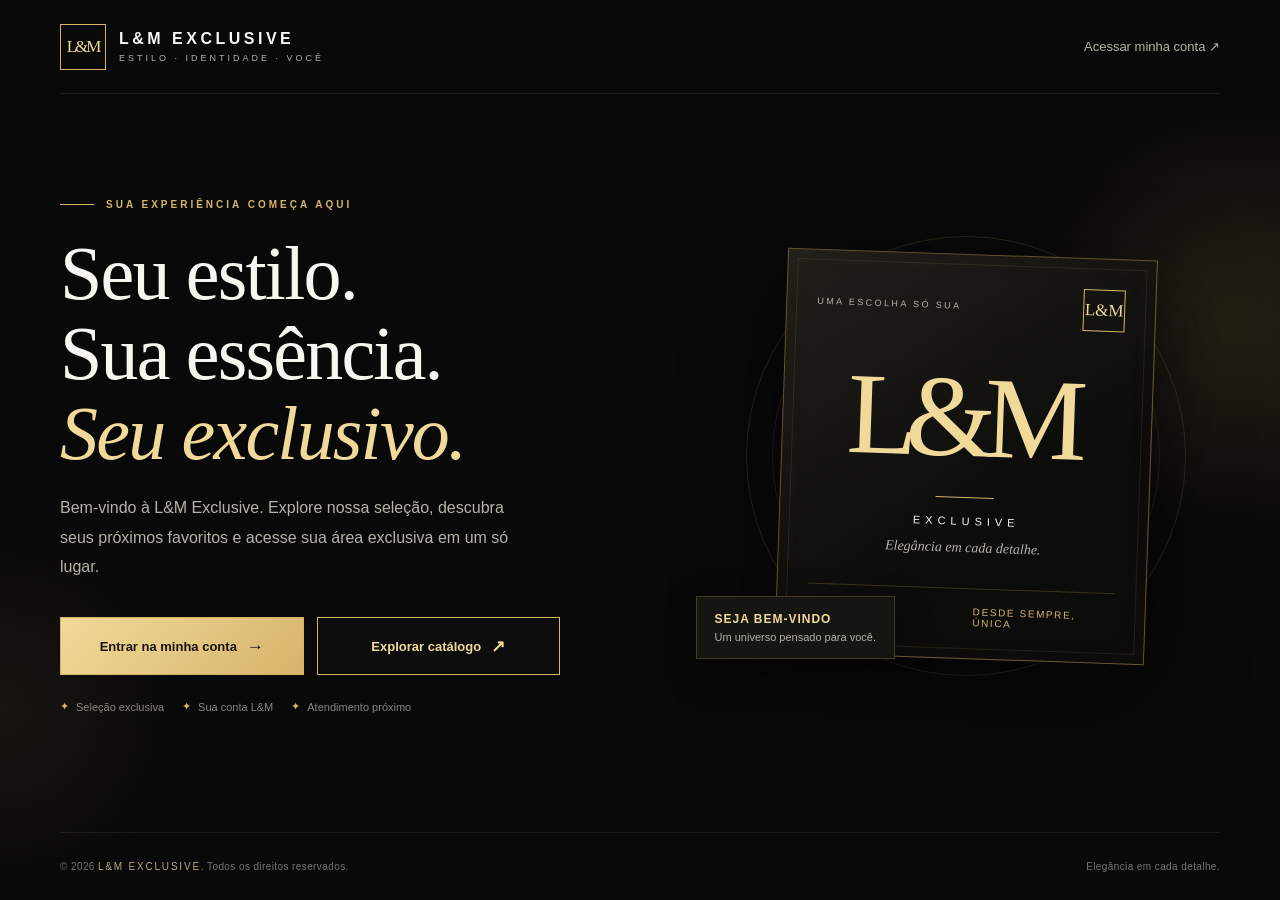
<file: index.html>
<!DOCTYPE html>
<html lang="pt-BR">
<head>
  <meta charset="UTF-8">
  <meta name="viewport" content="width=device-width, initial-scale=1.0">
  <meta name="theme-color" content="#0b0b0b">
  <meta name="description" content="L&M Exclusive — descubra a coleção e acesse sua conta.">
  <title>L&M Exclusive | Elegância em cada detalhe</title>
  <style>
    /* =====================================================
       L&M EXCLUSIVE — PÁGINA INICIAL
       Personalize as cores nas variáveis abaixo.
       ===================================================== */
    :root {
      --black: #090909;
      --panel: #111110;
      --gold: #d6b46a;
      --gold-light: #f1d99a;
      --white: #f8f6f0;
      --muted: #b6b2a8;
      --line: rgba(214, 180, 106, .24);
    }

    * { box-sizing: border-box; }
    html { scroll-behavior: smooth; }
    body {
      margin: 0;
      min-height: 100vh;
      background: var(--black);
      color: var(--white);
      font-family: Inter, "Segoe UI", Arial, sans-serif;
    }
    a { color: inherit; text-decoration: none; }
    button, a { -webkit-tap-highlight-color: transparent; }

    .page-shell {
      min-height: 100vh;
      display: flex;
      flex-direction: column;
      overflow: hidden;
      position: relative;
      isolation: isolate;
    }
    /* Luzes decorativas de fundo, sem precisar de imagens externas. */
    .page-shell::before,
    .page-shell::after {
      content: "";
      position: absolute;
      z-index: -1;
      pointer-events: none;
      border-radius: 50%;
      filter: blur(2px);
    }
    .page-shell::before {
      width: 460px; height: 460px;
      top: 90px; right: -190px;
      background: radial-gradient(circle, rgba(214,180,106,.14), transparent 68%);
    }
    .page-shell::after {
      width: 380px; height: 380px;
      bottom: 0; left: -190px;
      background: radial-gradient(circle, rgba(214,180,106,.08), transparent 70%);
    }

    .topbar {
      width: min(1160px, calc(100% - 48px));
      margin: 0 auto;
      min-height: 94px;
      display: flex;
      align-items: center;
      justify-content: space-between;
      gap: 20px;
      border-bottom: 1px solid rgba(255,255,255,.08);
    }
    .brand { display: inline-flex; align-items: center; gap: 13px; }
    .brand-mark {
      width: 46px; height: 46px;
      display: grid; place-items: center;
      border: 1px solid var(--gold);
      color: var(--gold-light);
      font-family: Georgia, "Times New Roman", serif;
      font-size: 17px;
      letter-spacing: -2px;
    }
    .brand-name { display: block; font-size: 16px; letter-spacing: 3.5px; font-weight: 600; }
    .brand-caption { display: block; margin-top: 5px; color: var(--muted); font-size: 9px; letter-spacing: 3px; }
    .top-link {
      color: var(--muted);
      font-size: 13px;
      transition: color .2s ease;
    }
    .top-link:hover { color: var(--gold-light); }

    main {
      width: min(1160px, calc(100% - 48px));
      margin: 0 auto;
      flex: 1;
      display: grid;
      grid-template-columns: minmax(0, 1.05fr) minmax(340px, .95fr);
      align-items: center;
      gap: clamp(40px, 7vw, 100px);
      padding: 70px 0 84px;
    }
    .eyebrow {
      display: flex; align-items: center; gap: 12px;
      color: var(--gold);
      text-transform: uppercase;
      letter-spacing: 3px;
      font-size: 10px;
      font-weight: 700;
    }
    .eyebrow::before { content: ""; width: 34px; height: 1px; background: var(--gold); }
    h1 {
      max-width: 630px;
      margin: 24px 0 20px;
      font-family: Georgia, "Times New Roman", serif;
      font-weight: 400;
      font-size: clamp(44px, 6.1vw, 76px);
      line-height: 1.05;
      letter-spacing: -1.8px;
    }
    h1 span { color: var(--gold-light); font-style: italic; }
    .intro {
      max-width: 480px;
      margin: 0;
      color: var(--muted);
      font-size: 16px;
      line-height: 1.85;
    }
    .actions { display: grid; grid-template-columns: 1fr 1fr; gap: 13px; margin-top: 35px; max-width: 500px; }
    .action {
      min-height: 58px;
      padding: 15px 18px;
      display: flex; align-items: center; justify-content: center; gap: 10px;
      border: 1px solid var(--gold);
      font-size: 13px; font-weight: 650; text-align: center;
      transition: transform .2s ease, background .2s ease, border-color .2s ease;
    }
    .action:hover { transform: translateY(-2px); }
    .action-primary { color: #17130b; background: linear-gradient(135deg, var(--gold-light), var(--gold)); }
    .action-primary:hover { background: var(--gold-light); }
    .action-secondary { color: var(--gold-light); background: rgba(255,255,255,.015); }
    .action-secondary:hover { background: rgba(214,180,106,.09); }
    .arrow { font-size: 17px; line-height: 1; }
    .trust-line { margin-top: 25px; display: flex; flex-wrap: wrap; gap: 18px; color: #89867e; font-size: 11px; }
    .trust-line span { display: inline-flex; align-items: center; gap: 7px; }
    .tiny-star { color: var(--gold); }

    /* Cartão decorativo que dá destaque visual à página inicial. */
    .visual { position: relative; min-height: 470px; display: grid; place-items: center; }
    .halo {
      position: absolute; width: min(100%, 440px); aspect-ratio: 1;
      border: 1px solid rgba(214,180,106,.17); border-radius: 50%;
    }
    .halo::before, .halo::after { content: ""; position: absolute; border: 1px solid rgba(214,180,106,.12); border-radius: 50%; inset: 25px; }
    .halo::after { inset: 52px; }
    .showcase {
      position: relative; width: min(100%, 370px); min-height: 405px;
      padding: 30px;
      display: flex; flex-direction: column; justify-content: space-between;
      background: linear-gradient(145deg, rgba(34,32,27,.97), rgba(12,12,11,.98) 62%);
      border: 1px solid rgba(214,180,106,.42);
      box-shadow: 0 28px 90px rgba(0,0,0,.55), inset 0 0 40px rgba(214,180,106,.025);
      transform: rotate(2deg);
    }
    .showcase::before { content: ""; position: absolute; inset: 9px; border: 1px solid rgba(214,180,106,.12); pointer-events: none; }
    .showcase-top, .showcase-bottom { position: relative; z-index: 1; display: flex; justify-content: space-between; align-items: center; gap: 15px; }
    .mini-label { color: var(--muted); font-size: 9px; letter-spacing: 2.4px; text-transform: uppercase; }
    .seal { width: 42px; height: 42px; border: 1px solid var(--gold); color: var(--gold-light); display: grid; place-items: center; font-family: Georgia, serif; font-size: 17px; }
    .monogram { text-align: center; padding: 20px 0; }
    .monogram .lm { color: var(--gold-light); font-family: Georgia, serif; font-size: clamp(82px, 10vw, 116px); letter-spacing: -12px; line-height: 1; padding-right: 12px; }
    .monogram .rule { width: 58px; height: 1px; margin: 22px auto 17px; background: var(--gold); }
    .monogram .exclusive { font-size: 11px; letter-spacing: 5px; padding-left: 5px; }
    .monogram .motto { margin-top: 13px; color: var(--muted); font-family: Georgia, serif; font-size: 14px; font-style: italic; }
    .showcase-bottom { border-top: 1px solid var(--line); padding-top: 17px; }
    .corner-note { color: var(--gold); font-size: 10px; letter-spacing: 1.6px; }
    .floating-note {
      position: absolute; bottom: 32px; left: -16px;
      padding: 15px 18px; background: #151512; border: 1px solid var(--line);
      box-shadow: 0 12px 35px rgba(0,0,0,.35); color: var(--muted); font-size: 11px;
    }
    .floating-note strong { display: block; margin-bottom: 5px; color: var(--gold-light); font-size: 12px; letter-spacing: 1px; }

    footer {
      width: min(1160px, calc(100% - 48px));
      margin: 0 auto;
      min-height: 68px;
      display: flex; align-items: center; justify-content: space-between; gap: 18px;
      border-top: 1px solid rgba(255,255,255,.08);
      color: #77746c; font-size: 10px; letter-spacing: .4px;
    }
    .footer-brand { color: #b5a67f; letter-spacing: 1.8px; }

    @media (max-width: 800px) {
      .topbar { min-height: 78px; }
      main { grid-template-columns: 1fr; gap: 38px; padding: 58px 0 52px; }
      .hero-copy { text-align: center; }
      .eyebrow { justify-content: center; }
      .eyebrow::after { content: ""; width: 34px; height: 1px; background: var(--gold); }
      h1, .intro { margin-left: auto; margin-right: auto; }
      .actions { margin-left: auto; margin-right: auto; }
      .trust-line { justify-content: center; }
      .visual { min-height: 420px; }
      .showcase { min-height: 370px; }
      .floating-note { left: max(0px, calc(50% - 210px)); bottom: 7px; }
    }
    @media (max-width: 480px) {
      .topbar, main, footer { width: calc(100% - 34px); }
      .brand-mark { width: 40px; height: 40px; }
      .brand-name { font-size: 13px; letter-spacing: 2.7px; }
      .brand-caption { font-size: 8px; letter-spacing: 2.1px; }
      .top-link { font-size: 11px; }
      main { padding-top: 45px; }
      h1 { font-size: clamp(42px, 12vw, 58px); letter-spacing: -1px; }
      .intro { font-size: 14px; }
      .actions { grid-template-columns: 1fr; max-width: 340px; }
      .action { min-height: 55px; }
      .visual { min-height: 365px; }
      .halo { width: 320px; }
      .showcase { width: min(100%, 310px); min-height: 330px; padding: 23px; }
      .monogram .lm { font-size: 86px; }
      .monogram .exclusive { font-size: 9px; letter-spacing: 4px; }
      .floating-note { left: 0; bottom: 0; }
      footer { padding: 17px 0; flex-direction: column; justify-content: center; text-align: center; gap: 8px; }
    }
    @media (prefers-reduced-motion: reduce) { *, *::before, *::after { scroll-behavior: auto !important; transition: none !important; } }
  </style>
</head>
<body>
  <div class="page-shell">
    <header class="topbar">
      <a class="brand" href="index.html" aria-label="Página inicial L&M Exclusive">
        <span class="brand-mark">L&amp;M</span>
        <span>
          <span class="brand-name">L&amp;M EXCLUSIVE</span>
          <span class="brand-caption">ESTILO · IDENTIDADE · VOCÊ</span>
        </span>
      </a>
      <!-- Atalho de login no cabeçalho. -->
      <a class="top-link" href="login.html">Acessar minha conta ↗</a>
    </header>

    <main>
      <section class="hero-copy" aria-labelledby="main-title">
        <div class="eyebrow">Sua experiência começa aqui</div>
        <h1 id="main-title">Seu estilo.<br>Sua essência.<br><span>Seu exclusivo.</span></h1>
        <p class="intro">Bem-vindo à L&amp;M Exclusive. Explore nossa seleção, descubra seus próximos favoritos e acesse sua área exclusiva em um só lugar.</p>

        <!-- Os dois caminhos principais pedidos: login e catálogo. -->
        <div class="actions">
          <a class="action action-primary" href="login.html">
            <span>Entrar na minha conta</span><span class="arrow" aria-hidden="true">→</span>
          </a>
          <a class="action action-secondary" href="catalogo/catalogo.html">
            <span>Explorar catálogo</span><span class="arrow" aria-hidden="true">↗</span>
          </a>
        </div>

        <div class="trust-line" aria-label="Diferenciais da loja">
          <span><span class="tiny-star">✦</span> Seleção exclusiva</span>
          <span><span class="tiny-star">✦</span> Sua conta L&amp;M</span>
          <span><span class="tiny-star">✦</span> Atendimento próximo</span>
        </div>
      </section>

      <section class="visual" aria-label="Apresentação da marca L&M Exclusive">
        <div class="halo" aria-hidden="true"></div>
        <div class="showcase">
          <div class="showcase-top">
            <span class="mini-label">Uma escolha só sua</span>
            <span class="seal">L&amp;M</span>
          </div>
          <div class="monogram">
            <div class="lm">L&amp;M</div>
            <div class="rule"></div>
            <div class="exclusive">EXCLUSIVE</div>
            <div class="motto">Elegância em cada detalhe.</div>
          </div>
          <div class="showcase-bottom">
            <span class="mini-label">Coleção selecionada</span>
            <span class="corner-note">DESDE SEMPRE, ÚNICA</span>
          </div>
        </div>
        <div class="floating-note">
          <strong>SEJA BEM-VINDO</strong>
          Um universo pensado para você.
        </div>
      </section>
    </main>

    <footer>
      <span>© <span id="currentYear"></span> <span class="footer-brand">L&amp;M EXCLUSIVE</span>. Todos os direitos reservados.</span>
      <span>Elegância em cada detalhe.</span>
    </footer>
  </div>

  <script>
    // Atualiza automaticamente o ano do rodapé.
    document.getElementById('currentYear').textContent = new Date().getFullYear();

    // IMPORTANTE: se os arquivos tiverem outros nomes ou estiverem em pastas,
    // atualize os href dos links acima para apontarem aos caminhos corretos.
    // Esta página é a entrada do site; ela não precisa acessar dados privados.
  </script>
</body>
</html>
</file>
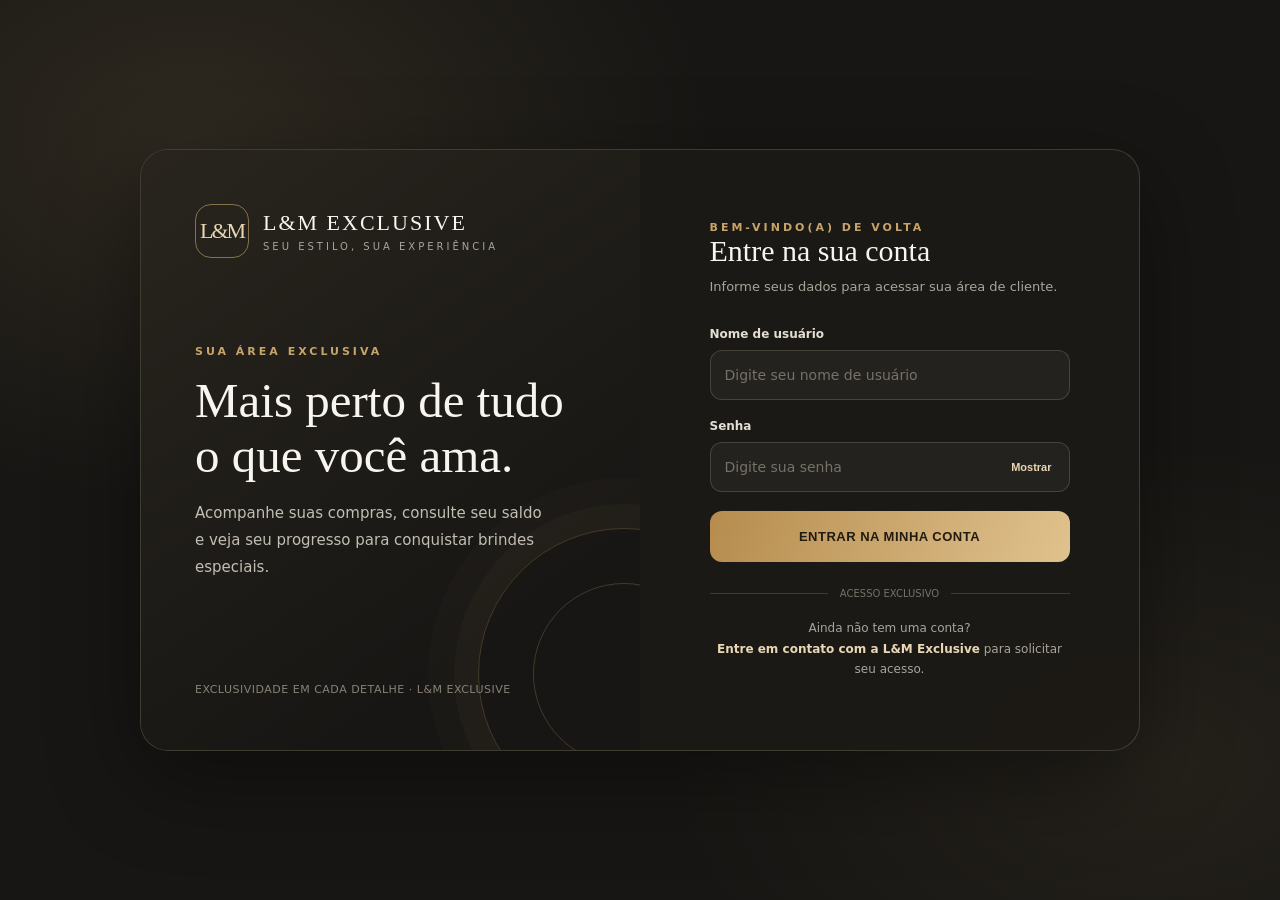
<file: login.html>
<!DOCTYPE html>
<html lang="pt-BR">
<head>
  <meta charset="UTF-8">
  <meta name="viewport" content="width=device-width, initial-scale=1.0">
  <meta name="theme-color" content="#171614">
  <title>Entrar | L&M Exclusive</title>
  <link rel="stylesheet" href="assets/css/login.css">
</head>
<body>
  <main class="login-shell">
    <section class="brand-panel" aria-label="Apresentação da L&M Exclusive">
      <div class="brand">
        <div class="brand-mark">L&amp;M</div>
        <div>
          <div class="brand-name">L&amp;M EXCLUSIVE</div>
          <div class="brand-caption">SEU ESTILO, SUA EXPERIÊNCIA</div>
        </div>
      </div>
      <div class="brand-copy">
        <div class="eyebrow">Sua área exclusiva</div>
        <h1>Mais perto de tudo o que você ama.</h1>
        <p>Acompanhe suas compras, consulte seu saldo e veja seu progresso para conquistar brindes especiais.</p>
      </div>
      <div class="brand-foot">EXCLUSIVIDADE EM CADA DETALHE · L&amp;M EXCLUSIVE</div>
    </section>

    <section class="form-panel">
      <div class="form-content">
        <div class="mobile-brand">
          <div class="brand-mark">L&amp;M</div>
          <div>
            <div class="brand-name">L&amp;M EXCLUSIVE</div>
            <div class="brand-caption">SUA ÁREA EXCLUSIVA</div>
          </div>
        </div>

        <div class="form-heading">
          <div class="eyebrow">Bem-vindo(a) de volta</div>
          <h2>Entre na sua conta</h2>
          <p>Informe seus dados para acessar sua área de cliente.</p>
        </div>

        <form id="loginForm" novalidate>
          <div class="field">
            <label for="username">Nome de usuário</label>
            <input id="username" name="username" type="text" placeholder="Digite seu nome de usuário" autocomplete="username" required>
          </div>
          <div class="field">
            <label for="password">Senha</label>
            <div class="input-wrap">
              <input class="password-input" id="password" name="password" type="password" placeholder="Digite sua senha" autocomplete="current-password" required>
              <button class="show-password" id="togglePassword" type="button" aria-label="Mostrar senha">Mostrar</button>
            </div>

            <span id="error-message"></span>
          </div>
          
          <button class="submit-button" type="submit">ENTRAR NA MINHA CONTA</button>
          <div class="message" id="formMessage" role="status" aria-live="polite"></div>
        </form>

        <div class="divider">ACESSO EXCLUSIVO</div>
        <div class="signup-note">Ainda não tem uma conta?<br><strong>Entre em contato com a L&amp;M Exclusive</strong> para solicitar seu acesso.</div>
        
      </div>
    </section>
  </main>

  <script src="assets/js/login.js"></script>

  <script>
    const passwordInput = document.getElementById("password");
    
    // Permite ao usuário conferir a senha digitada.
    document.getElementById("togglePassword").addEventListener("click", function () {
      const isHidden = passwordInput.type === "password";
      passwordInput.type = isHidden ? "text" : "password";
      this.textContent = isHidden ? "Ocultar" : "Mostrar";
      this.setAttribute("aria-label", isHidden ? "Ocultar senha" : "Mostrar senha");
    });
  </script>
</body>
</html>
</file>
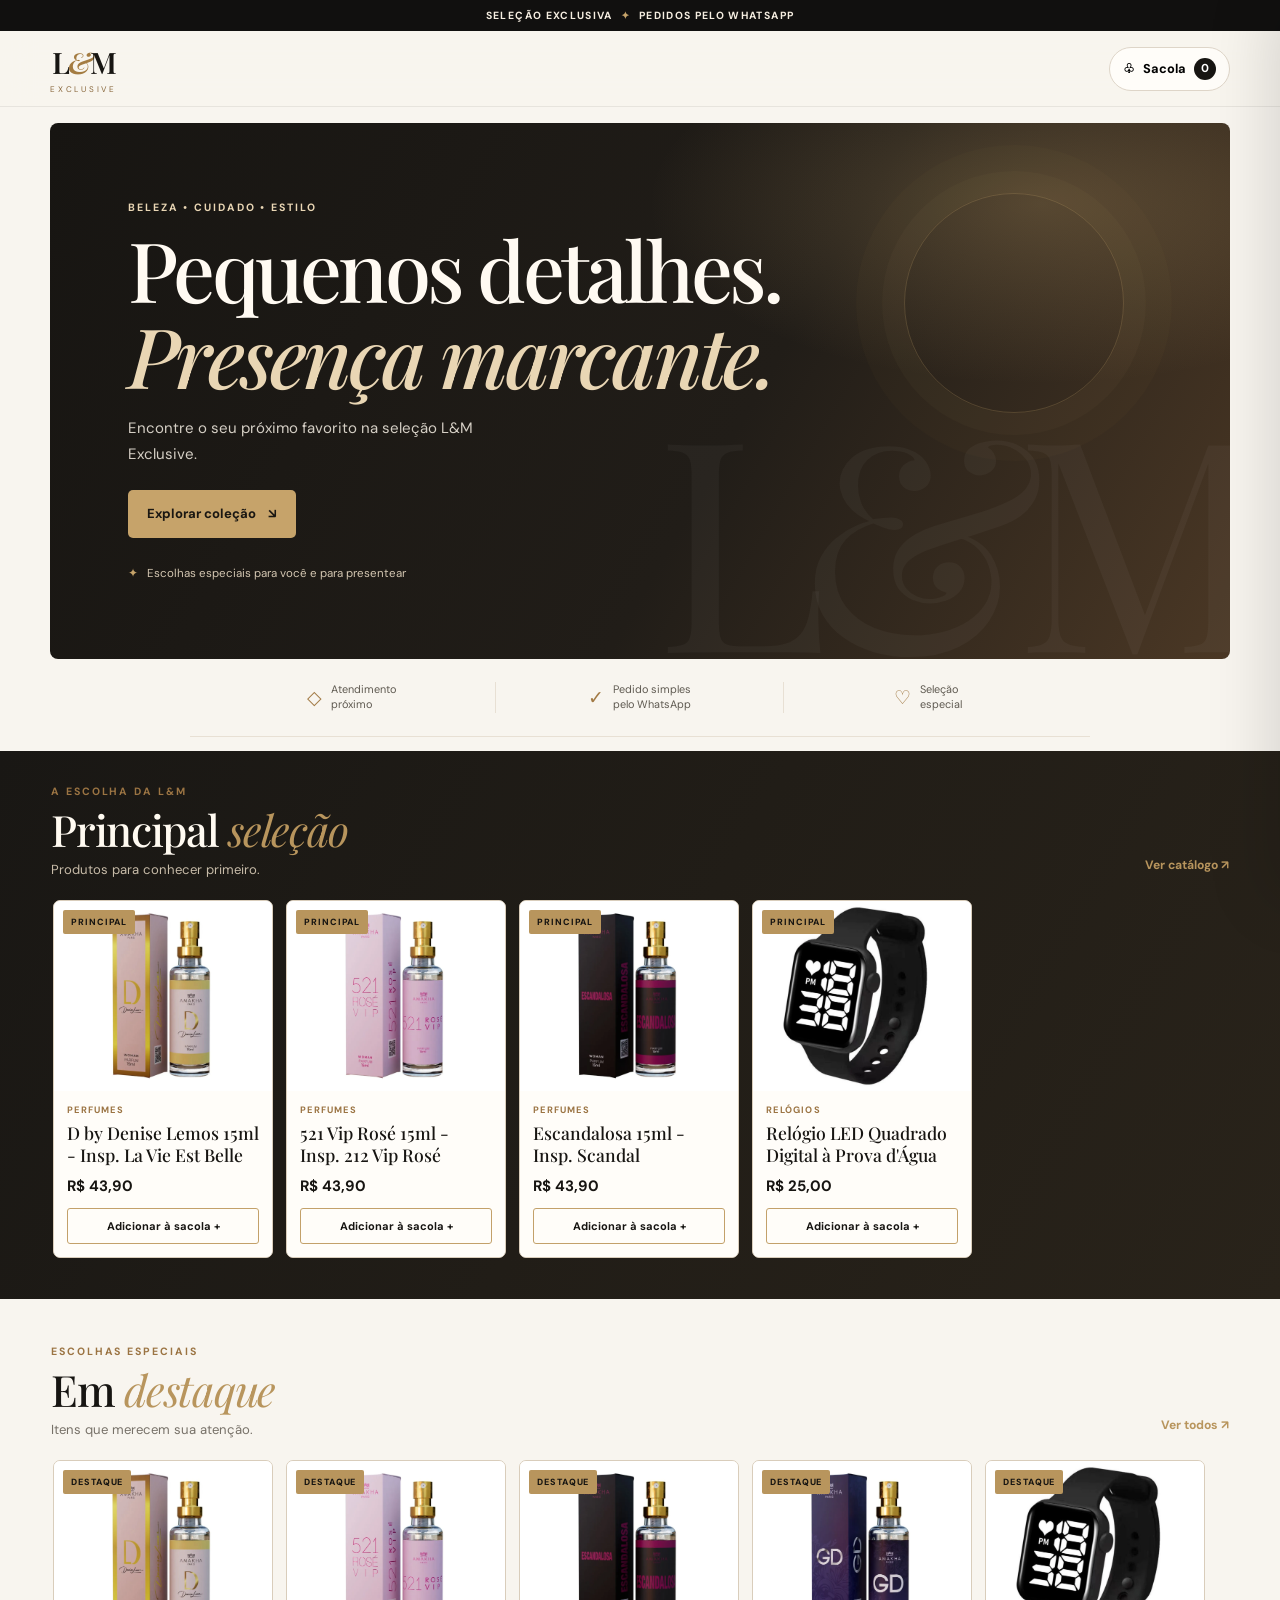
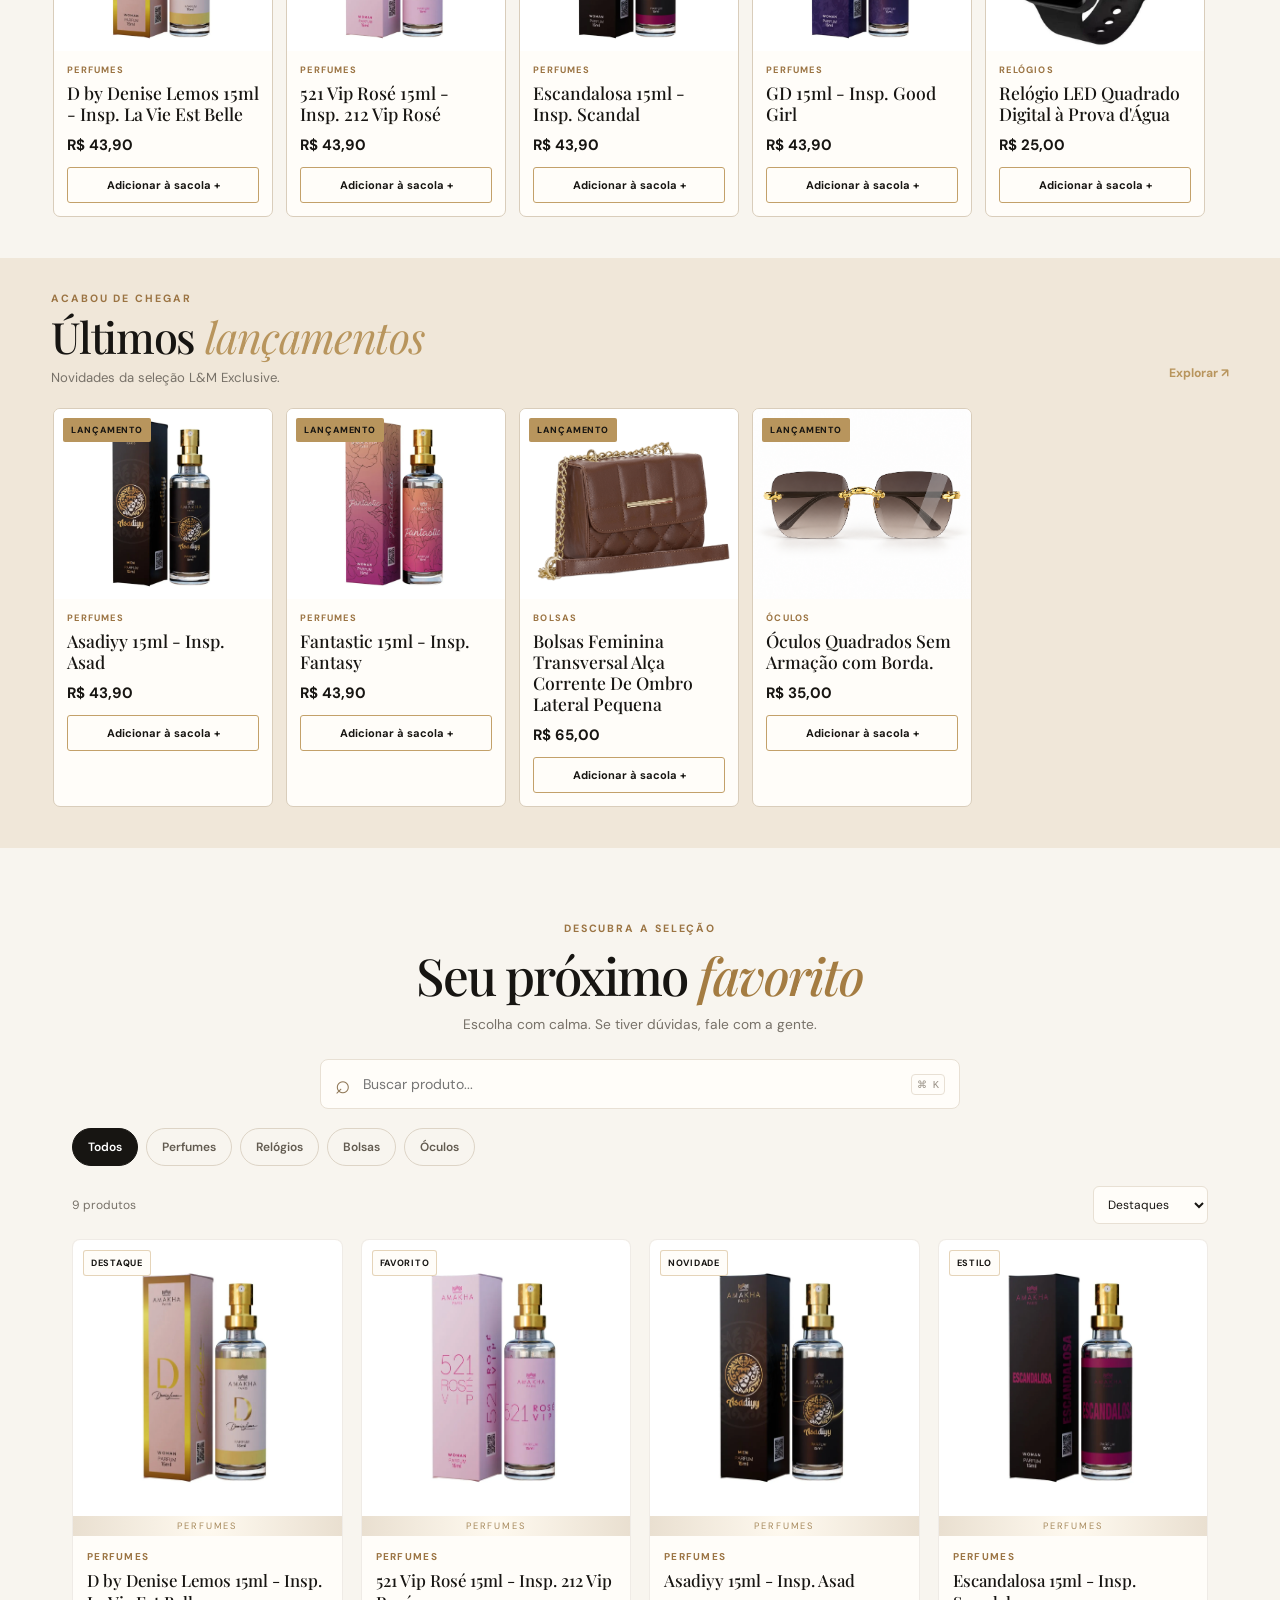
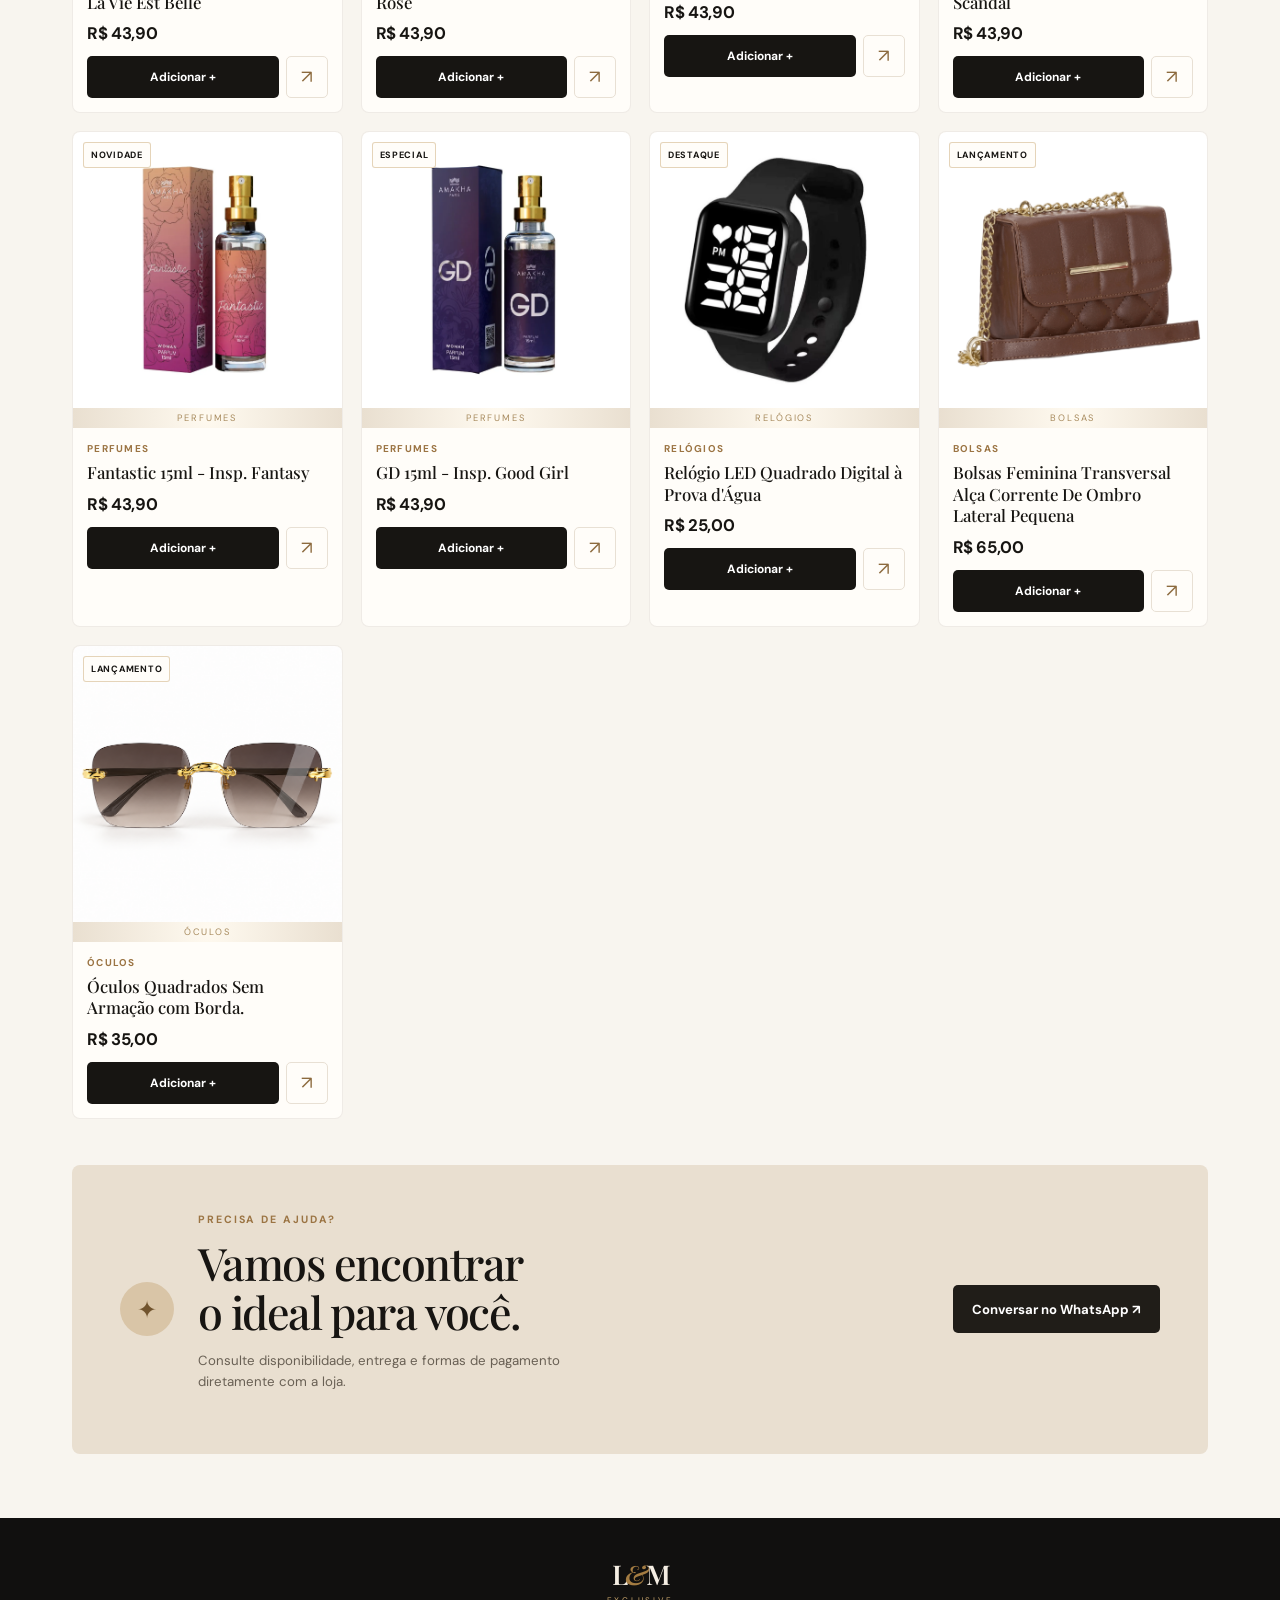
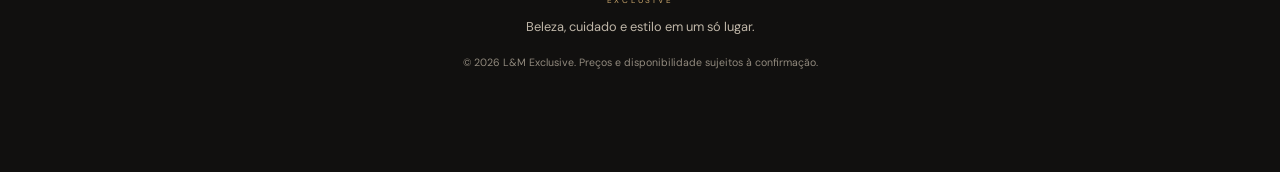
<file: catalogo/catalogo.html>
<!doctype html>
<html lang="pt-BR">
<head>
  <meta charset="utf-8">
  <meta name="viewport" content="width=device-width, initial-scale=1, viewport-fit=cover">
  <meta name="theme-color" content="#11100f">
  <meta name="description" content="Explore a seleção L&M Exclusive e envie seu pedido pelo WhatsApp.">
  <title>L&M Exclusive — Beleza & Estilo</title>
  <link rel="stylesheet" href="../assets/css/style.css">
  <script src="../assets/js/script.js" defer></script>
</head>
<body>
  <div class="announcement">SELEÇÃO EXCLUSIVA <span>✦</span> PEDIDOS PELO WHATSAPP</div>
  <header class="site-header">
    <a class="brand" href="#" aria-label="L&M Exclusive início">
      <span class="brand-mark">L<span>&</span>M</span><span class="brand-sub">EXCLUSIVE</span>
    </a>
    <button class="icon-button cart-trigger" id="openCart" aria-label="Abrir sacola">
      <span aria-hidden="true">♧</span><span class="cart-label">Sacola</span><b id="cartCount">0</b>
    </button>
  </header>
  <main>
    <section class="hero">
      <div class="hero-glow"></div>
      <p class="eyebrow">BELEZA • CUIDADO • ESTILO</p>
      <h1>Pequenos detalhes.<br><em>Presença marcante.</em></h1>
      <p class="hero-copy">Encontre o seu próximo favorito na seleção L&M Exclusive.</p>
      <a class="button button-gold" href="#catalogo">Explorar coleção <span aria-hidden="true">↘</span></a>
      <div class="hero-note"><span class="sparkle">✦</span> Escolhas especiais para você e para presentear</div>
    </section>
    <section class="trust-row" aria-label="Informações da loja">
      <div><span>◇</span><small>Atendimento<br>próximo</small></div>
      <div><span>✓</span><small>Pedido simples<br>pelo WhatsApp</small></div>
      <div><span>♡</span><small>Seleção<br>especial</small></div>
    </section>
    <section class="collections-section" aria-label="Coleções especiais">
      <div class="collection-block collection-primary" id="colecao-principal">
        <div class="collection-heading"><div><p class="eyebrow">A ESCOLHA DA L&M</p><h2>Principal <em>seleção</em></h2><p>Produtos para conhecer primeiro.</p></div><a href="#catalogo" class="collection-see-all">Ver catálogo ↗</a></div>
        <div class="collection-track" id="collectionPrincipal"></div>
      </div>
      <div class="collection-block" id="colecao-destaques">
        <div class="collection-heading"><div><p class="eyebrow">ESCOLHAS ESPECIAIS</p><h2>Em <em>destaque</em></h2><p>Itens que merecem sua atenção.</p></div><a href="#catalogo" class="collection-see-all">Ver todos ↗</a></div>
        <div class="collection-track" id="collectionDestaques"></div>
      </div>
      <div class="collection-block collection-new" id="colecao-lancamentos">
        <div class="collection-heading"><div><p class="eyebrow">ACABOU DE CHEGAR</p><h2>Últimos <em>lançamentos</em></h2><p>Novidades da seleção L&M Exclusive.</p></div><a href="#catalogo" class="collection-see-all">Explorar ↗</a></div>
        <div class="collection-track" id="collectionLancamentos"></div>
      </div>
    </section>
    <section class="catalog-section" id="catalogo">
      <div class="section-heading">
        <p class="eyebrow">DESCUBRA A SELEÇÃO</p><h2>Seu próximo <em>favorito</em></h2>
        <p>Escolha com calma. Se tiver dúvidas, fale com a gente.</p>
      </div>
      <label class="search-box"><span aria-hidden="true">⌕</span><input id="search" type="search" placeholder="Buscar produto..." autocomplete="off" aria-label="Buscar produto"><kbd>⌘ K</kbd></label>
      <div class="filters" id="filters" aria-label="Filtrar por categoria"></div>
      <div class="catalog-toolbar"><span id="resultCount">Produtos selecionados</span>
        <select id="sortProducts" aria-label="Ordenar produtos">
          <option value="featured">Destaques</option><option value="price-asc">Menor preço</option><option value="price-desc">Maior preço</option><option value="name">Nome A–Z</option>
        </select>
      </div>
      <div class="product-grid" id="products" aria-live="polite"></div>
      <div class="empty-state" id="emptyState" hidden><span>⌕</span><h3>Nenhum produto encontrado</h3><p>Tente outra busca ou categoria.</p></div>
    </section>
    <section class="help-card">
      <div class="help-icon">✦</div>
      <div><p class="eyebrow">PRECISA DE AJUDA?</p><h2>Vamos encontrar<br>o ideal para você.</h2><p>Consulte disponibilidade, entrega e formas de pagamento diretamente com a loja.</p></div>
      <a class="button button-dark" id="helpWhatsapp" href="https://wa.me/554874004700" target="_blank" rel="noopener noreferrer">Conversar no WhatsApp ↗</a>
    </section>
  </main>
  <footer class="site-footer">
    <a class="brand footer-brand" href="#"><span class="brand-mark">L<span>&</span>M</span><span class="brand-sub">EXCLUSIVE</span></a>
    <p>Beleza, cuidado e estilo em um só lugar.</p>
    <small>© <span id="year"></span> L&M Exclusive. Preços e disponibilidade sujeitos à confirmação.</small>
  </footer>
  <nav class="mobile-bottom-nav" aria-label="Atalhos">
    <a href="#" class="bottom-link"><span>⌂</span>Início</a>
    <a href="#catalogo" class="bottom-link"><span>⌕</span>Explorar</a>
    <button id="openCartBottom" class="bottom-link"><span>♧<b id="cartCountBottom">0</b></span>Sacola</button>
    <a href="https://wa.me/554874004700" class="bottom-link" target="_blank" rel="noopener noreferrer"><span>☏</span>Contato</a>
  </nav>

  <div class="product-modal" id="productModal" aria-hidden="true" role="dialog" aria-modal="true" aria-labelledby="modalProductName">
    <button class="modal-backdrop" id="closeProductBackdrop" aria-label="Fechar detalhes do produto"></button>
    <section class="product-modal-panel">
      <button class="close-button product-modal-close" id="closeProductModal" aria-label="Fechar detalhes">×</button>
      <div class="product-gallery">
        <div class="gallery-main" id="galleryMain">
          <button class="gallery-arrow gallery-prev" id="galleryPrev" aria-label="Imagem anterior">‹</button>
          <div class="gallery-image-wrap" id="galleryImageWrap"></div>
          <button class="gallery-arrow gallery-next" id="galleryNext" aria-label="Próxima imagem">›</button>
          <span class="gallery-counter" id="galleryCounter">1 / 1</span>
        </div>
        <div class="gallery-thumbnails" id="galleryThumbnails" aria-label="Miniaturas das imagens"></div>
      </div>
      <div class="product-modal-copy">
        <p class="product-category" id="modalProductCategory"></p>
        <h2 id="modalProductName"></h2>
        <strong class="modal-product-price" id="modalProductPrice"></strong>
        <p id="modalProductDescription"></p>
        <p class="modal-product-note">Consulte disponibilidade, entrega e formas de pagamento com a L&M Exclusive.</p>
        <button class="button button-dark modal-add-button" id="modalAddToCart">Adicionar à sacola</button>
        <button class="modal-whatsapp-link" id="modalAskWhatsapp">Tirar dúvidas pelo WhatsApp ↗</button>
      </div>
    </section>
  </div>
  <div class="scrim" id="scrim"></div>
  <aside class="cart-sheet" id="cartSheet" aria-label="Sua sacola" aria-hidden="true">
    <div class="sheet-handle"></div>
    <div class="sheet-header"><div><p class="eyebrow">L&M EXCLUSIVE</p><h2>Sua sacola <span id="cartTitleCount">(0)</span></h2></div><button class="close-button" id="closeCart" aria-label="Fechar sacola">×</button></div>
    <div class="cart-items" id="cartItems"></div>
    <div class="cart-footer"><div class="total-row"><span>Total estimado</span><strong id="cartTotal">R$ 0,00</strong></div>
      <p class="fine-print">Frete, disponibilidade e pagamento serão confirmados no atendimento. Enviar não confirma automaticamente o pedido.</p>
      <button class="button button-whatsapp checkout" id="checkout" disabled>Enviar pedido pelo WhatsApp ↗</button>
    </div>
  </aside>
  <div class="toast" id="toast" role="status" aria-live="polite"></div>
</body>
</html>
</file>
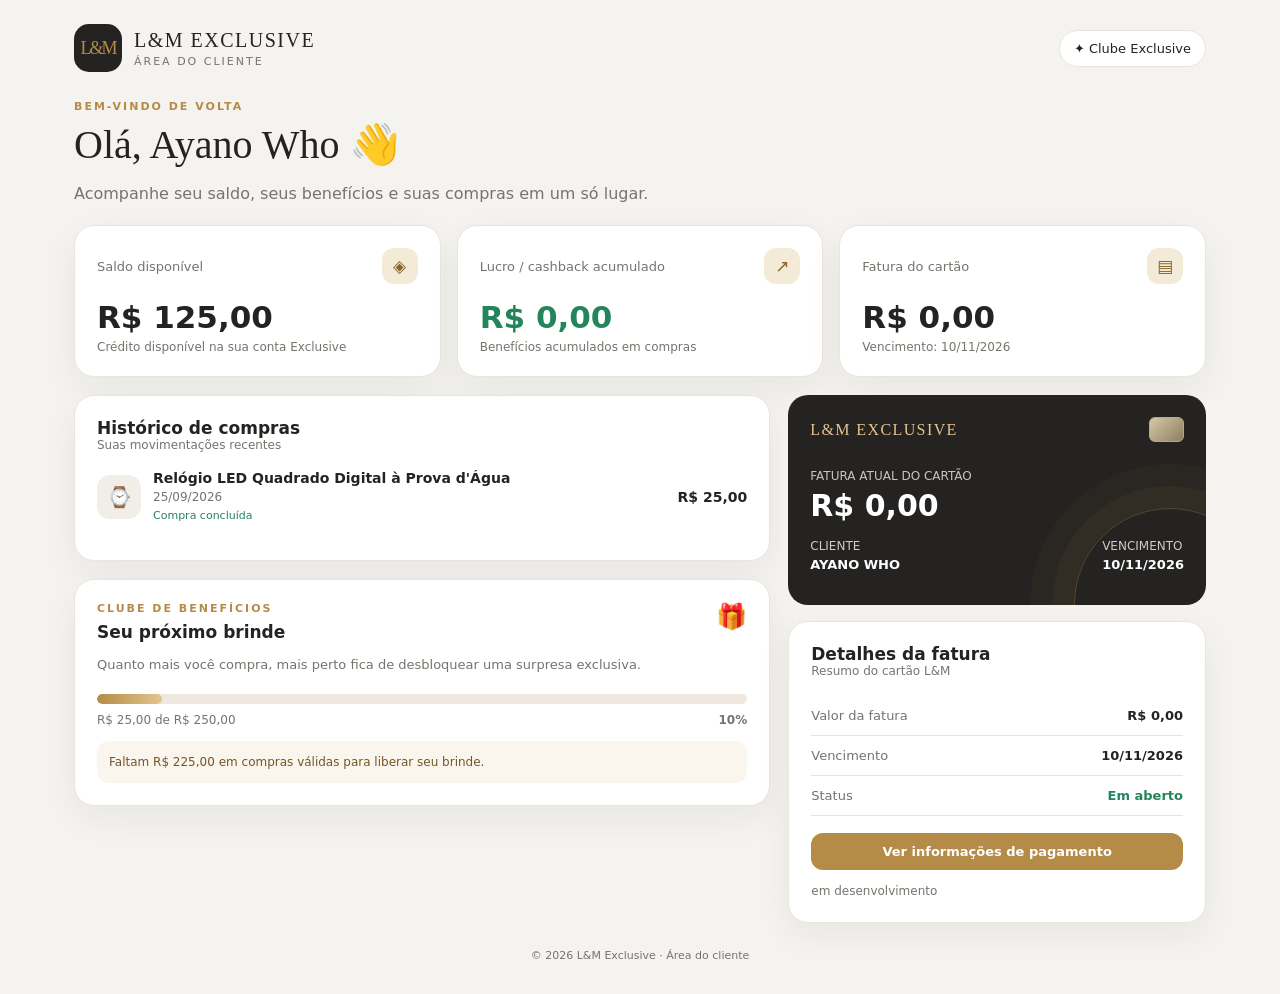
<file: clientesvip/ayanowho/ayanowho.html>
<!DOCTYPE html>
<html lang="pt-BR">
<head>
  <meta charset="UTF-8">
  <meta name="viewport" content="width=device-width, initial-scale=1.0">
  <title>Área do Cliente | L&M Exclusive</title>
  <link rel="stylesheet" href="../../assets/css/clientesvip.css">
</head>
<body>
  <div class="app">
    <header>
      <div class="brand">
        <div class="brand-mark">L&amp;M</div>
        <div>
          <div class="brand-name">L&amp;M EXCLUSIVE</div>
          <div class="brand-sub">ÁREA DO CLIENTE</div>
        </div>
      </div>
      <div class="header-actions">
        <span class="pill">✦ Clube Exclusive</span>
      </div>
    </header>

    <main>
      <section class="welcome">
        <div class="eyebrow">Bem-vindo de volta</div>
        <h1>Olá, <span id="customerName">Mariana Silva</span> 👋</h1>
        <p class="muted">Acompanhe seu saldo, seus benefícios e suas compras em um só lugar.</p>
      </section>

      <section class="summary" aria-label="Resumo da conta">
        <article class="card">
          <div class="metric-top"><span class="metric-label">Saldo disponível</span><span class="metric-icon">◈</span></div>
          <div class="metric-value" id="balanceValue">R$ 245,80</div>
          <div class="metric-note">Crédito disponível na sua conta Exclusive</div>
        </article>
        <article class="card">
          <div class="metric-top"><span class="metric-label">Lucro / cashback acumulado</span><span class="metric-icon">↗</span></div>
          <div class="metric-value positive" id="profitValue">R$ 32,50</div>
          <div class="metric-note">Benefícios acumulados em compras</div>
        </article>
        <article class="card">
          <div class="metric-top"><span class="metric-label">Fatura do cartão</span><span class="metric-icon">▤</span></div>
          <div class="metric-value" id="invoiceSummary">R$ 189,90</div>
          <div class="metric-note" id="invoiceDueSummary">Vencimento: 10/11/2026</div>
        </article>
      </section>

      <section class="layout">
        <div class="left-column">
          <article class="card">
            <div class="section-head">
              <div><h2>Histórico de compras</h2><div class="small">Suas movimentações recentes</div></div>
            </div>
            <div class="purchase-list" id="purchaseList"></div>
          </article>

          <article class="card gift-card">
            <div class="gift-top">
              <div><div class="eyebrow">Clube de benefícios</div><h2 style="margin-top:7px">Seu próximo brinde</h2></div>
              <div class="gift-emoji">🎁</div>
            </div>
            <p class="muted" style="font-size:13px;line-height:1.6">Quanto mais você compra, mais perto fica de desbloquear uma surpresa exclusiva.</p>
            <div class="progress-track" role="progressbar" aria-label="Progresso para ganhar brinde" aria-valuemin="0" aria-valuemax="100" aria-valuenow="0">
              <div class="progress-fill" id="giftProgressFill"></div>
            </div>
            <div class="progress-meta"><span id="giftSpentText">R$ 0,00 acumulados</span><strong id="giftPercent">0%</strong></div>
            <div class="gift-message" id="giftMessage"></div>
          </article>
        </div>

        <aside>
          <article class="invoice-card">
            <div class="invoice-top"><div class="invoice-brand">L&amp;M EXCLUSIVE</div><div class="invoice-chip"></div></div>
            <div class="invoice-label">FATURA ATUAL DO CARTÃO</div>
            <div class="invoice-value" id="cardInvoiceValue">R$ 189,90</div>
            <div class="invoice-bottom">
              <div>CLIENTE<strong id="cardHolder">MARIANA SILVA</strong></div>
              <div>VENCIMENTO<strong id="cardDue">10/11/2026</strong></div>
            </div>
          </article>

          <article class="card" style="margin-top:16px">
            <div class="section-head"><div><h2>Detalhes da fatura</h2><div class="small">Resumo do cartão L&amp;M</div></div></div>
            <div class="invoice-detail"><span class="muted">Valor da fatura</span><strong id="invoiceDetailValue">R$ 189,90</strong></div>
            <div class="invoice-detail"><span class="muted">Vencimento</span><strong id="invoiceDetailDue">10/11/2026</strong></div>
            <div class="invoice-detail"><span class="muted">Status</span><strong id="invoiceStatus" class="positive">Em aberto</strong></div>
            <button class="btn gold" id="payInfoButton" style="width:100%;margin-top:17px">Ver informações de pagamento</button>
            <p class="small" style="line-height:1.5;margin-bottom:0">em desenvolvimento</p>
          </article>
        </aside>
      </section>
    </main>
    <footer>© <span id="year"></span> L&amp;M Exclusive · Área do cliente</footer>
  </div>

  
  <script src="../../assets/js/bancodadosmldemo/ayanowho/ayano.js"></script>
</body>
</html>
</file>
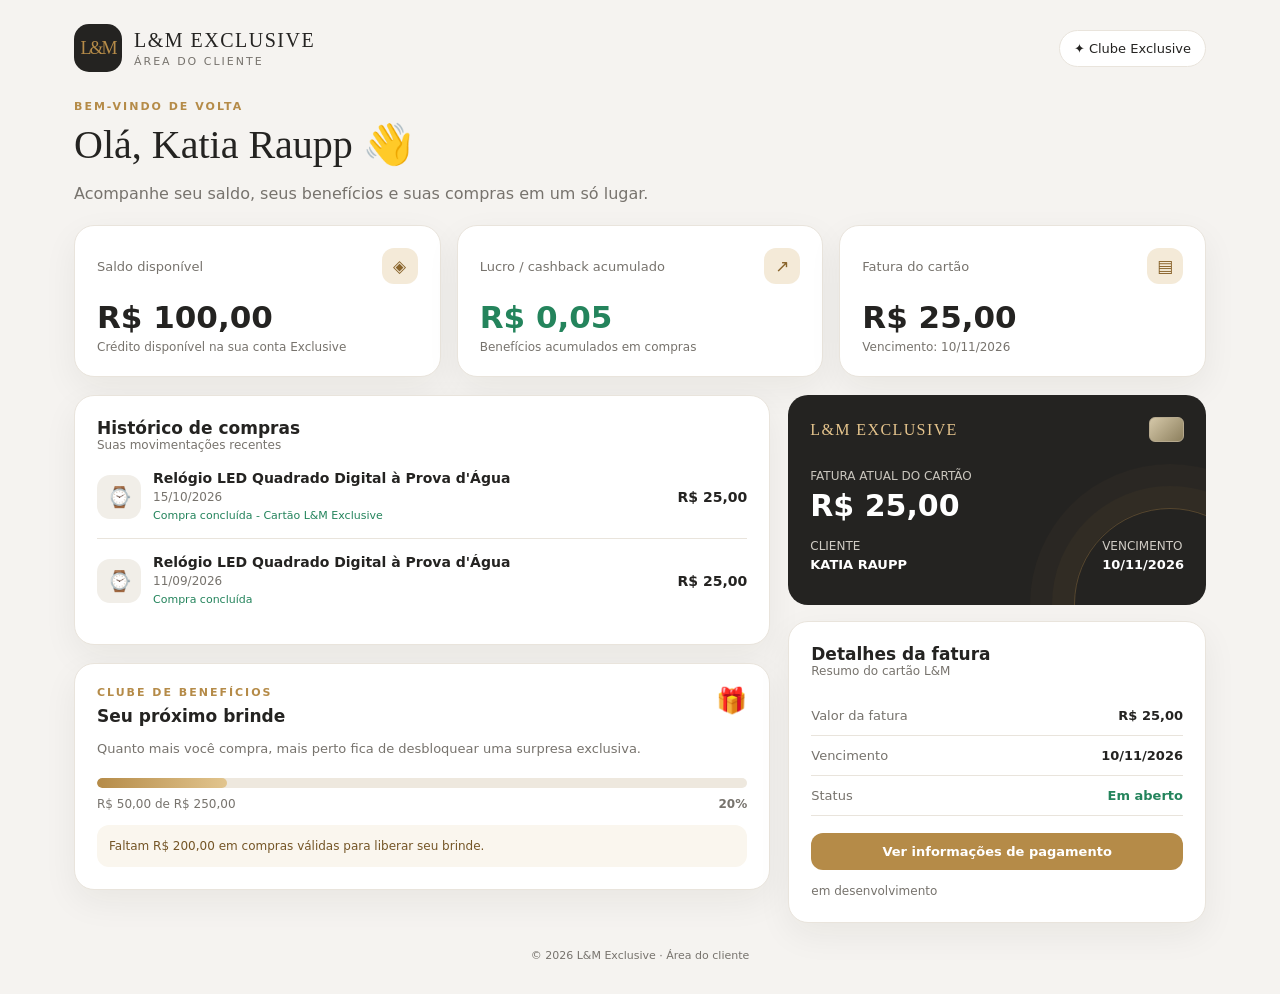
<file: clientesvip/katiaraupp/katiaraupp.html>
<!DOCTYPE html>
<html lang="pt-BR">
<head>
  <meta charset="UTF-8">
  <meta name="viewport" content="width=device-width, initial-scale=1.0">
  <title>Área do Cliente | L&M Exclusive</title>
  <link rel="stylesheet" href="../../assets/css/clientesvip.css">
</head>
<body>
  <div class="app">
    <header>
      <div class="brand">
        <div class="brand-mark">L&amp;M</div>
        <div>
          <div class="brand-name">L&amp;M EXCLUSIVE</div>
          <div class="brand-sub">ÁREA DO CLIENTE</div>
        </div>
      </div>
      <div class="header-actions">
        <span class="pill">✦ Clube Exclusive</span>
      </div>
    </header>

    <main>
      <section class="welcome">
        <div class="eyebrow">Bem-vindo de volta</div>
        <h1>Olá, <span id="customerName">Mariana Silva</span> 👋</h1>
        <p class="muted">Acompanhe seu saldo, seus benefícios e suas compras em um só lugar.</p>
      </section>

      <section class="summary" aria-label="Resumo da conta">
        <article class="card">
          <div class="metric-top"><span class="metric-label">Saldo disponível</span><span class="metric-icon">◈</span></div>
          <div class="metric-value" id="balanceValue">R$ 245,80</div>
          <div class="metric-note">Crédito disponível na sua conta Exclusive</div>
        </article>
        <article class="card">
          <div class="metric-top"><span class="metric-label">Lucro / cashback acumulado</span><span class="metric-icon">↗</span></div>
          <div class="metric-value positive" id="profitValue">R$ 32,50</div>
          <div class="metric-note">Benefícios acumulados em compras</div>
        </article>
        <article class="card">
          <div class="metric-top"><span class="metric-label">Fatura do cartão</span><span class="metric-icon">▤</span></div>
          <div class="metric-value" id="invoiceSummary">R$ 189,90</div>
          <div class="metric-note" id="invoiceDueSummary">Vencimento: 10/11/2026</div>
        </article>
      </section>

      <section class="layout">
        <div class="left-column">
          <article class="card">
            <div class="section-head">
              <div><h2>Histórico de compras</h2><div class="small">Suas movimentações recentes</div></div>
            </div>
            <div class="purchase-list" id="purchaseList"></div>
          </article>

          <article class="card gift-card">
            <div class="gift-top">
              <div><div class="eyebrow">Clube de benefícios</div><h2 style="margin-top:7px">Seu próximo brinde</h2></div>
              <div class="gift-emoji">🎁</div>
            </div>
            <p class="muted" style="font-size:13px;line-height:1.6">Quanto mais você compra, mais perto fica de desbloquear uma surpresa exclusiva.</p>
            <div class="progress-track" role="progressbar" aria-label="Progresso para ganhar brinde" aria-valuemin="0" aria-valuemax="100" aria-valuenow="0">
              <div class="progress-fill" id="giftProgressFill"></div>
            </div>
            <div class="progress-meta"><span id="giftSpentText">R$ 0,00 acumulados</span><strong id="giftPercent">0%</strong></div>
            <div class="gift-message" id="giftMessage"></div>
          </article>
        </div>

        <aside>
          <article class="invoice-card">
            <div class="invoice-top"><div class="invoice-brand">L&amp;M EXCLUSIVE</div><div class="invoice-chip"></div></div>
            <div class="invoice-label">FATURA ATUAL DO CARTÃO</div>
            <div class="invoice-value" id="cardInvoiceValue">R$ 189,90</div>
            <div class="invoice-bottom">
              <div>CLIENTE<strong id="cardHolder">MARIANA SILVA</strong></div>
              <div>VENCIMENTO<strong id="cardDue">10/11/2026</strong></div>
            </div>
          </article>

          <article class="card" style="margin-top:16px">
            <div class="section-head"><div><h2>Detalhes da fatura</h2><div class="small">Resumo do cartão L&amp;M</div></div></div>
            <div class="invoice-detail"><span class="muted">Valor da fatura</span><strong id="invoiceDetailValue">R$ 189,90</strong></div>
            <div class="invoice-detail"><span class="muted">Vencimento</span><strong id="invoiceDetailDue">10/11/2026</strong></div>
            <div class="invoice-detail"><span class="muted">Status</span><strong id="invoiceStatus" class="positive">Em aberto</strong></div>
            <button class="btn gold" id="payInfoButton" style="width:100%;margin-top:17px">Ver informações de pagamento</button>
            <p class="small" style="line-height:1.5;margin-bottom:0">em desenvolvimento</p>
          </article>
        </aside>
      </section>
    </main>
    <footer>© <span id="year"></span> L&amp;M Exclusive · Área do cliente</footer>
  </div>

  
  <script src="../../assets/js/bancodadosmldemo/katiaraupp/katiaraupp.js"></script>
</body>
</html>
</file>
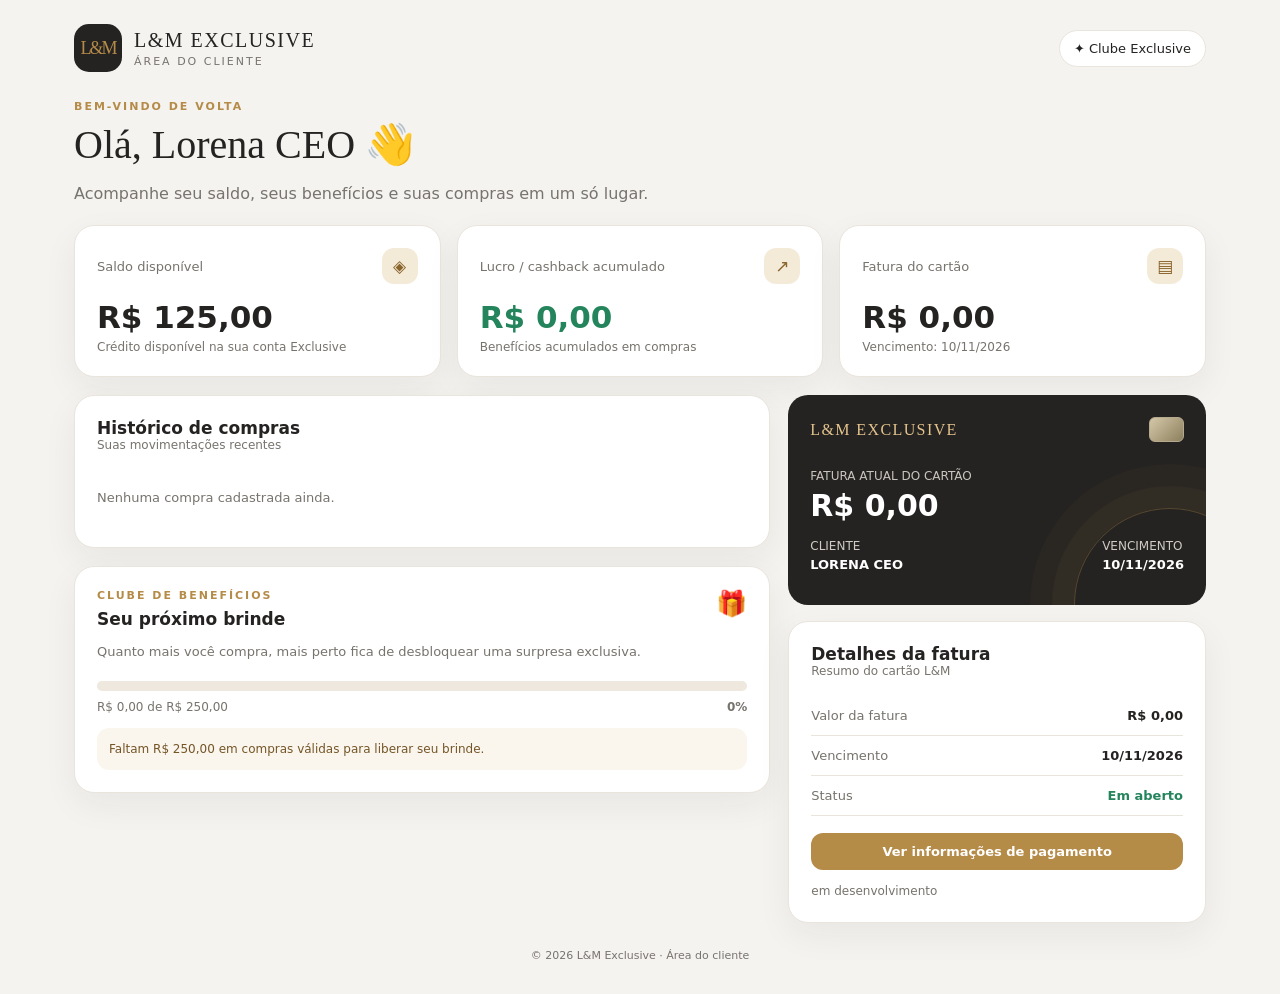
<file: clientesvip/lorenaceo/lorenaceo.html>
<!DOCTYPE html>
<html lang="pt-BR">
<head>
  <meta charset="UTF-8">
  <meta name="viewport" content="width=device-width, initial-scale=1.0">
  <title>Área do Cliente | L&M Exclusive</title>
  <link rel="stylesheet" href="../../assets/css/clientesvip.css">
</head>
<body>
  <div class="app">
    <header>
      <div class="brand">
        <div class="brand-mark">L&amp;M</div>
        <div>
          <div class="brand-name">L&amp;M EXCLUSIVE</div>
          <div class="brand-sub">ÁREA DO CLIENTE</div>
        </div>
      </div>
      <div class="header-actions">
        <span class="pill">✦ Clube Exclusive</span>
      </div>
    </header>

    <main>
      <section class="welcome">
        <div class="eyebrow">Bem-vindo de volta</div>
        <h1>Olá, <span id="customerName">Mariana Silva</span> 👋</h1>
        <p class="muted">Acompanhe seu saldo, seus benefícios e suas compras em um só lugar.</p>
      </section>

      <section class="summary" aria-label="Resumo da conta">
        <article class="card">
          <div class="metric-top"><span class="metric-label">Saldo disponível</span><span class="metric-icon">◈</span></div>
          <div class="metric-value" id="balanceValue">R$ 245,80</div>
          <div class="metric-note">Crédito disponível na sua conta Exclusive</div>
        </article>
        <article class="card">
          <div class="metric-top"><span class="metric-label">Lucro / cashback acumulado</span><span class="metric-icon">↗</span></div>
          <div class="metric-value positive" id="profitValue">R$ 32,50</div>
          <div class="metric-note">Benefícios acumulados em compras</div>
        </article>
        <article class="card">
          <div class="metric-top"><span class="metric-label">Fatura do cartão</span><span class="metric-icon">▤</span></div>
          <div class="metric-value" id="invoiceSummary">R$ 189,90</div>
          <div class="metric-note" id="invoiceDueSummary">Vencimento: 10/11/2026</div>
        </article>
      </section>

      <section class="layout">
        <div class="left-column">
          <article class="card">
            <div class="section-head">
              <div><h2>Histórico de compras</h2><div class="small">Suas movimentações recentes</div></div>
            </div>
            <div class="purchase-list" id="purchaseList"></div>
          </article>

          <article class="card gift-card">
            <div class="gift-top">
              <div><div class="eyebrow">Clube de benefícios</div><h2 style="margin-top:7px">Seu próximo brinde</h2></div>
              <div class="gift-emoji">🎁</div>
            </div>
            <p class="muted" style="font-size:13px;line-height:1.6">Quanto mais você compra, mais perto fica de desbloquear uma surpresa exclusiva.</p>
            <div class="progress-track" role="progressbar" aria-label="Progresso para ganhar brinde" aria-valuemin="0" aria-valuemax="100" aria-valuenow="0">
              <div class="progress-fill" id="giftProgressFill"></div>
            </div>
            <div class="progress-meta"><span id="giftSpentText">R$ 0,00 acumulados</span><strong id="giftPercent">0%</strong></div>
            <div class="gift-message" id="giftMessage"></div>
          </article>
        </div>

        <aside>
          <article class="invoice-card">
            <div class="invoice-top"><div class="invoice-brand">L&amp;M EXCLUSIVE</div><div class="invoice-chip"></div></div>
            <div class="invoice-label">FATURA ATUAL DO CARTÃO</div>
            <div class="invoice-value" id="cardInvoiceValue">R$ 189,90</div>
            <div class="invoice-bottom">
              <div>CLIENTE<strong id="cardHolder">MARIANA SILVA</strong></div>
              <div>VENCIMENTO<strong id="cardDue">10/11/2026</strong></div>
            </div>
          </article>

          <article class="card" style="margin-top:16px">
            <div class="section-head"><div><h2>Detalhes da fatura</h2><div class="small">Resumo do cartão L&amp;M</div></div></div>
            <div class="invoice-detail"><span class="muted">Valor da fatura</span><strong id="invoiceDetailValue">R$ 189,90</strong></div>
            <div class="invoice-detail"><span class="muted">Vencimento</span><strong id="invoiceDetailDue">10/11/2026</strong></div>
            <div class="invoice-detail"><span class="muted">Status</span><strong id="invoiceStatus" class="positive">Em aberto</strong></div>
            <button class="btn gold" id="payInfoButton" style="width:100%;margin-top:17px">Ver informações de pagamento</button>
            <p class="small" style="line-height:1.5;margin-bottom:0">em desenvolvimento</p>
          </article>
        </aside>
      </section>
    </main>
    <footer>© <span id="year"></span> L&amp;M Exclusive · Área do cliente</footer>
  </div>

  
  <script src="../../assets/js/bancodadosmldemo/lorenaceo/lorenaceo.js"></script>
</body>
</html>
</file>
<file: assets/css/login.css>
/* =====================================================
       L&M EXCLUSIVE — TELA DE LOGIN
       Personalize as cores principais nas variáveis abaixo.
       ===================================================== */
    :root {
      --dark: #171614;
      --dark-soft: #22201c;
      --gold: #c7a46a;
      --gold-light: #ead7b5;
      --text: #f8f5ef;
      --muted: #aaa49a;
      --field: #24221e;
      --border: rgba(234, 215, 181, .18);
      --error: #ffb4a9;
    }

    * { box-sizing: border-box; }
    body {
      margin: 0;
      min-height: 100vh;
      display: grid;
      place-items: center;
      padding: 24px;
      color: var(--text);
      font-family: Inter, system-ui, -apple-system, BlinkMacSystemFont, "Segoe UI", sans-serif;
      background:
        radial-gradient(ellipse at 15% 15%, rgba(199, 164, 106, .13), transparent 34%),
        radial-gradient(ellipse at 90% 85%, rgba(199, 164, 106, .08), transparent 30%),
        var(--dark);
    }

    .login-shell {
      width: min(100%, 1000px);
      min-height: 600px;
      display: grid;
      grid-template-columns: 1fr 1fr;
      overflow: hidden;
      border: 1px solid var(--border);
      border-radius: 28px;
      background: rgba(28, 26, 22, .94);
      box-shadow: 0 28px 90px rgba(0, 0, 0, .38);
    }

    /* Painel de apresentação da marca */
    .brand-panel {
      position: relative;
      display: flex;
      flex-direction: column;
      justify-content: space-between;
      min-height: 600px;
      padding: clamp(28px, 5vw, 54px);
      overflow: hidden;
      background: linear-gradient(145deg, #29251e, #171614 78%);
    }
    .brand-panel::before, .brand-panel::after {
      content: "";
      position: absolute;
      width: 290px;
      height: 290px;
      border: 1px solid rgba(199, 164, 106, .25);
      border-radius: 50%;
      pointer-events: none;
    }
    .brand-panel::before { right: -130px; bottom: -70px; box-shadow: 0 0 0 24px rgba(199,164,106,.035), 0 0 0 50px rgba(199,164,106,.025); }
    .brand-panel::after { width: 180px; height: 180px; right: -75px; bottom: -15px; }
    .brand, .brand-copy, .brand-foot { position: relative; z-index: 1; }
    .brand { display: flex; align-items: center; gap: 14px; }
    .brand-mark {
      width: 54px; height: 54px; display: grid; place-items: center;
      border: 1px solid rgba(199,164,106,.6); border-radius: 16px;
      color: var(--gold-light); font: 22px Georgia, serif; letter-spacing: -2px;
    }
    .brand-name { font: 22px Georgia, serif; letter-spacing: 2px; }
    .brand-caption { margin-top: 5px; color: var(--muted); font-size: 10px; letter-spacing: 3px; }
    .eyebrow { color: var(--gold); font-size: 11px; font-weight: 750; letter-spacing: 3px; text-transform: uppercase; }
    h1 { max-width: 380px; margin: 16px 0; font: 500 clamp(34px, 4vw, 49px)/1.12 Georgia, serif; }
    .brand-copy p { max-width: 350px; color: #c3bdb2; font-size: 15px; line-height: 1.8; }
    .brand-foot { color: #888176; font-size: 11px; letter-spacing: .5px; }

    /* Formulário de acesso */
    .form-panel { display: flex; align-items: center; justify-content: center; padding: clamp(28px, 5vw, 58px); }
    .form-content { width: 100%; max-width: 360px; }
    .mobile-brand { display: none; }
    .form-heading { margin-bottom: 30px; }
    .form-heading h2 { margin: 0 0 9px; font: 500 30px Georgia, serif; }
    .form-heading p { margin: 0; color: var(--muted); font-size: 13px; line-height: 1.6; }
    .field { margin-bottom: 19px; }
    label { display: block; margin-bottom: 9px; color: #e4ded3; font-size: 12px; font-weight: 650; }
    .input-wrap { position: relative; }
    input {
      width: 100%; min-height: 50px; padding: 0 14px;
      border: 1px solid var(--border); border-radius: 12px;
      outline: none; background: var(--field); color: var(--text); font: inherit; font-size: 14px;
      transition: border-color .2s, box-shadow .2s;
    }
    input::placeholder { color: #777168; }
    input:focus { border-color: var(--gold); box-shadow: 0 0 0 3px rgba(199,164,106,.12); }
    .password-input { padding-right: 72px; }
    .show-password {
      position: absolute; top: 50%; right: 12px; transform: translateY(-50%);
      border: 0; padding: 6px; background: transparent; color: var(--gold-light);
      font-size: 11px; font-weight: 700; cursor: pointer;
    }
    .form-options { display: flex; align-items: center; justify-content: space-between; gap: 12px; margin: 4px 0 25px; }
    .remember { display: flex; align-items: center; gap: 8px; color: var(--muted); font-size: 12px; cursor: pointer; }
    .remember input { width: 15px; min-height: 15px; height: 15px; accent-color: var(--gold); }
    .text-link { border: 0; padding: 0; background: none; color: var(--gold-light); font: inherit; font-size: 12px; text-decoration: none; cursor: pointer; }
    .submit-button {
      width: 100%; min-height: 51px; border: 0; border-radius: 12px;
      background: linear-gradient(110deg, #b68c4e, #e0c28e); color: #211b12;
      font-size: 13px; font-weight: 800; letter-spacing: .5px; cursor: pointer;
      transition: transform .2s, filter .2s;
    }
    .submit-button:hover { filter: brightness(1.06); transform: translateY(-1px); }
    .message { display: none; margin-top: 14px; padding: 11px 12px; border-radius: 10px; font-size: 12px; line-height: 1.5; }
    .message.error { display: block; border: 1px solid rgba(255,180,169,.25); background: rgba(255,180,169,.08); color: var(--error); }
    .message.success { display: block; border: 1px solid rgba(199,164,106,.3); background: rgba(199,164,106,.09); color: var(--gold-light); }
    .divider { display: flex; align-items: center; gap: 12px; margin: 26px 0 19px; color: #777168; font-size: 10px; }
    .divider::before, .divider::after { content: ""; height: 1px; flex: 1; background: var(--border); }
    .signup-note { text-align: center; color: var(--muted); font-size: 12px; line-height: 1.7; }
    .signup-note strong { color: var(--gold-light); font-weight: 650; }
    .security-note { display: flex; justify-content: center; gap: 7px; margin-top: 28px; color: #777168; font-size: 10px; }
    .security-note span { color: var(--gold); }

    @media (max-width: 720px) {
      body { padding: 12px; align-items: start; }
      .login-shell { grid-template-columns: 1fr; min-height: auto; border-radius: 22px; max-width: 460px; margin: auto; }
      .brand-panel { display: none; }
      .form-panel { padding: 30px 23px 26px; }
      .mobile-brand { display: flex; align-items: center; justify-content: center; gap: 11px; margin-bottom: 35px; }
      .mobile-brand .brand-mark { width: 46px; height: 46px; }
      .mobile-brand .brand-name { font-size: 18px; }
      .form-heading h2 { font-size: 28px; }
      .security-note { margin-top: 24px; }
    }
</file>
<file: assets/css/style.css>
@import url('https://fonts.googleapis.com/css2?family=DM+Sans:wght@400;500;600;700&family=Playfair+Display:ital,wght@0,500;0,600;1,500;1,600&display=swap');
:root{--ink:#171512;--black:#11100f;--paper:#f8f5ef;--card:#fffdf9;--gold:#c6a36a;--gold-light:#e9d6b4;--muted:#777168;--line:#e8e0d4;--green:#16834b;--shadow:0 16px 40px rgba(28,22,14,.09)}
*{box-sizing:border-box}html{scroll-behavior:smooth;scroll-padding-top:88px}body{margin:0;background:var(--paper);color:var(--ink);font-family:'DM Sans',Arial,sans-serif;-webkit-font-smoothing:antialiased}button,input,select{font:inherit}button,a,select{-webkit-tap-highlight-color:transparent}button{cursor:pointer}a{color:inherit}.announcement{background:var(--black);color:#f6eee1;text-align:center;padding:9px 12px;font-size:.65rem;font-weight:700;letter-spacing:.13em}.announcement span{color:var(--gold);padding:0 5px}.site-header{height:76px;position:sticky;top:0;z-index:20;background:rgba(248,245,239,.94);backdrop-filter:blur(16px);border-bottom:1px solid rgba(30,25,18,.08);display:flex;align-items:center;justify-content:space-between;padding:0 max(18px,calc((100% - 1180px)/2))}.brand{display:flex;flex-direction:column;align-items:center;text-decoration:none;line-height:1}.brand-mark{font:600 1.85rem 'Playfair Display',Georgia,serif;letter-spacing:-.09em}.brand-mark span{color:#a47c42;font-style:italic}.brand-sub{font-size:.51rem;letter-spacing:.34em;margin-top:5px;color:#8a693d}.icon-button{border:1px solid #ded5c8;background:var(--card);border-radius:999px;padding:10px 13px;display:flex;align-items:center;gap:8px;font-weight:700;font-size:.8rem}.cart-trigger>b{background:var(--ink);color:white;min-width:22px;height:22px;display:grid;place-items:center;border-radius:50%;font-size:.72rem}.hero{margin:16px auto 0;max-width:1180px;min-height:420px;border-radius:8px;background:radial-gradient(ellipse at 84% 15%,rgba(198,163,106,.28),transparent 28%),linear-gradient(120deg,#171512 0%,#211d18 58%,#4b3825 100%);color:#fffaf2;position:relative;overflow:hidden;padding:clamp(30px,7vw,78px);display:flex;flex-direction:column;align-items:flex-start;justify-content:center}.hero:after{content:"L&M";position:absolute;right:-12px;bottom:-68px;font:clamp(9rem,23vw,21rem) 'Playfair Display',Georgia,serif;color:rgba(255,255,255,.035);letter-spacing:-.1em;pointer-events:none}.hero-glow{position:absolute;width:220px;height:220px;right:9%;top:13%;border:1px solid rgba(198,163,106,.24);border-radius:50%;box-shadow:0 0 0 22px rgba(198,163,106,.035),0 0 0 48px rgba(198,163,106,.025)}.eyebrow{font-size:.66rem;letter-spacing:.18em;font-weight:700;color:#9b7443;margin:0 0 12px}.hero .eyebrow{color:var(--gold-light);position:relative;z-index:1}.hero h1{font:500 clamp(2.4rem,7.6vw,5.2rem)/1.03 'Playfair Display',Georgia,serif;letter-spacing:-.045em;margin:0;position:relative;z-index:1}.hero h1 em,.section-heading h2 em,.help-card h2 em{color:var(--gold-light);font-weight:500}.hero-copy{color:#d5cfc5;max-width:360px;line-height:1.7;font-size:.94rem;margin:19px 0 22px;position:relative;z-index:1}.button{border:0;border-radius:5px;min-height:48px;padding:0 19px;display:inline-flex;align-items:center;justify-content:center;gap:12px;text-decoration:none;font-size:.82rem;font-weight:700;transition:transform .18s,filter .18s}.button:active{transform:scale(.98)}.button-gold{background:var(--gold);color:#1a1712;position:relative;z-index:1}.button-dark{background:#201d18;color:#fff}.hero-note{margin-top:28px;color:#d3c6b1;font-size:.72rem;position:relative;z-index:1}.sparkle{color:var(--gold);margin-right:6px}.trust-row{max-width:900px;margin:0 auto;padding:23px 18px;display:grid;grid-template-columns:repeat(3,1fr);border-bottom:1px solid var(--line)}.trust-row>div{display:flex;align-items:center;justify-content:center;gap:9px;padding:0 8px;border-right:1px solid var(--line)}.trust-row>div:last-child{border:0}.trust-row span{font-size:1.2rem;color:#a27a45}.trust-row small{font-size:.68rem;line-height:1.45;color:#5f5a51}.catalog-section{max-width:1180px;margin:auto;padding:62px 22px 46px}.section-heading{text-align:center;margin-bottom:26px}.section-heading h2,.help-card h2{font:500 clamp(2rem,5vw,3.2rem)/1.1 'Playfair Display',Georgia,serif;margin:0;letter-spacing:-.035em}.section-heading h2 em{color:#a47c42}.section-heading>p:last-child{color:var(--muted);font-size:.86rem;margin:12px 0 0}.search-box{max-width:640px;margin:0 auto 15px;display:flex;align-items:center;gap:10px;background:var(--card);border:1px solid var(--line);border-radius:8px;padding:0 14px;height:50px}.search-box>span{font-size:1.6rem;color:#8e7655}.search-box input{width:100%;border:0;outline:0;background:transparent;font-size:.88rem;color:var(--ink);min-width:0}.search-box kbd{font-size:.65rem;color:#999186;border:1px solid var(--line);border-radius:4px;padding:3px 5px;white-space:nowrap}.filters{display:flex;gap:8px;overflow:auto;padding:4px 0 14px;scrollbar-width:none}.filters::-webkit-scrollbar{display:none}.filter{white-space:nowrap;border:1px solid #ddd4c6;border-radius:999px;background:transparent;color:#625b50;padding:10px 15px;font-size:.75rem;font-weight:600}.filter.active{background:var(--ink);color:white;border-color:var(--ink)}.catalog-toolbar{display:flex;align-items:center;justify-content:space-between;gap:12px;margin:6px 0 15px;color:var(--muted);font-size:.75rem}.catalog-toolbar select{border:1px solid var(--line);border-radius:6px;background:var(--card);padding:9px 10px;color:var(--ink);max-width:58%}.product-grid{display:grid;grid-template-columns:repeat(4,minmax(0,1fr));gap:18px}.product-card{background:var(--card);border:1px solid rgba(80,63,39,.09);border-radius:8px;overflow:hidden;min-width:0;transition:transform .2s,box-shadow .2s}.product-card:hover{transform:translateY(-3px);box-shadow:var(--shadow)}.product-visual{aspect-ratio:4/4.4;background:linear-gradient(145deg,#eee5d8,#f9f5ee);position:relative;overflow:hidden;display:grid;place-items:center}.product-visual img{width:100%;height:100%;object-fit:cover;display:block}.product-placeholder{display:flex;align-items:center;justify-content:center;flex-direction:column;gap:8px;color:#a78a5d;width:100%;height:100%;background:radial-gradient(circle at 50% 40%,#fffaf0,#e9dfd0)}.placeholder-symbol{font:3.4rem 'Playfair Display',Georgia,serif;opacity:.72; display: none; }.placeholder-label{font-size:.58rem;letter-spacing:.2em;text-transform:uppercase}.product-tag{position:absolute;top:10px;left:10px;background:rgba(255,253,249,.94);border:1px solid rgba(198,163,106,.45);border-radius:3px;padding:6px 7px;font-size:.57rem;letter-spacing:.08em;text-transform:uppercase;font-weight:700}.product-info{padding:14px}.product-category{font-size:.62rem;letter-spacing:.13em;text-transform:uppercase;color:#9b7443;font-weight:700;margin:0 0 7px}.product-name{font:500 1.05rem/1.3 'Playfair Display',Georgia,serif;margin:0;min-height:2.7em;overflow-wrap:anywhere}.product-description{font-size:.73rem;line-height:1.5;color:var(--muted);margin:8px 0 12px;min-height:2.2em}.product-price{font-size:1.05rem;font-weight:700;letter-spacing:-.02em}.product-actions{display:grid;grid-template-columns:1fr 42px;gap:7px;margin-top:13px}.add-button{border:0;border-radius:5px;background:var(--ink);color:white;font-size:.75rem;font-weight:700;min-height:42px;padding:0 10px}.details-button{border:1px solid var(--line);border-radius:5px;background:transparent;font-size:1.15rem;color:#8c6a3e}.empty-state{text-align:center;padding:45px 12px;color:var(--muted)}.empty-state>span{font-size:2rem}.empty-state h3{color:var(--ink);font:500 1.5rem 'Playfair Display',Georgia,serif}.help-card{max-width:1136px;margin:0 auto 64px;background:#e9dfd0;border-radius:8px;padding:clamp(24px,5vw,48px);display:flex;align-items:center;gap:24px;flex-wrap:wrap}.help-icon{width:54px;height:54px;border-radius:50%;background:#d9c5a7;display:grid;place-items:center;font-size:1.5rem;color:#71542e;flex-shrink:0}.help-card>div:nth-child(2){flex:1;min-width:200px}.help-card h2{font-size:clamp(1.8rem,4vw,2.8rem)}.help-card h2 em{color:#a47c42}.help-card p:not(.eyebrow){font-size:.83rem;color:#696054;line-height:1.6;max-width:420px}.site-footer{text-align:center;background:var(--black);color:#f5eee3;padding:38px 20px calc(100px + env(safe-area-inset-bottom))}.footer-brand{display:inline-flex}.footer-brand .brand-mark{font-size:1.7rem}.footer-brand .brand-sub{color:var(--gold)}.site-footer>p{color:#bfb6a8;font-size:.8rem}.site-footer small{display:block;color:#928a7e;font-size:.66rem;line-height:1.6;margin-top:20px}.mobile-bottom-nav{display:none}.scrim{position:fixed;inset:0;background:rgba(16,14,12,.55);z-index:40;opacity:0;visibility:hidden;transition:.25s}.scrim.open{opacity:1;visibility:visible}.cart-sheet{position:fixed;z-index:41;right:0;top:0;height:100dvh;width:min(440px,100%);background:var(--paper);display:flex;flex-direction:column;transform:translateX(102%);transition:transform .28s ease;box-shadow:-20px 0 60px #0002;padding:16px 20px calc(16px + env(safe-area-inset-bottom))}.cart-sheet.open{transform:translateX(0)}.sheet-handle{display:none}.sheet-header{display:flex;justify-content:space-between;align-items:center;border-bottom:1px solid var(--line);padding:10px 0 16px}.sheet-header .eyebrow{margin-bottom:5px}.sheet-header h2{font:500 1.8rem 'Playfair Display',Georgia,serif;margin:0}.sheet-header h2 span{font:500 .9rem 'DM Sans',sans-serif;color:var(--muted)}.close-button{width:40px;height:40px;border:1px solid var(--line);border-radius:50%;background:var(--card);font-size:1.5rem}.cart-items{overflow:auto;flex:1}.cart-empty{text-align:center;padding:40px 10px;color:var(--muted);font-size:.85rem}.cart-item{display:grid;grid-template-columns:1fr auto;gap:10px;padding:16px 0;border-bottom:1px solid var(--line)}.cart-item strong{font-size:.88rem}.cart-item small{display:block;color:var(--muted);margin-top:5px}.qty-controls{display:flex;align-items:center;gap:10px;margin-top:9px}.qty-controls button{width:30px;height:30px;border:1px solid var(--line);background:var(--card);border-radius:50%}.remove-item{border:0;background:transparent;color:#8e4b3f;font-size:.73rem;padding:8px 0}.cart-footer{border-top:1px solid var(--line);padding-top:16px}.total-row{display:flex;justify-content:space-between;align-items:center;font-size:.9rem;margin-bottom:10px}.total-row strong{font-size:1.2rem}.fine-print{font-size:.7rem;color:var(--muted);line-height:1.5}.button-whatsapp{width:100%;background:var(--green);color:white}.button-whatsapp:disabled{opacity:.45;cursor:not-allowed}.toast{position:fixed;z-index:60;bottom:calc(85px + env(safe-area-inset-bottom));left:50%;transform:translate(-50%,12px);opacity:0;pointer-events:none;background:#201d18;color:white;border-radius:6px;padding:12px 17px;font-size:.8rem;box-shadow:var(--shadow);transition:.2s;max-width:90%;text-align:center}.toast.show{opacity:1;transform:translate(-50%,0)}button:focus-visible,a:focus-visible,input:focus-visible,select:focus-visible{outline:3px solid #c6a36a;outline-offset:3px}
@media(max-width:900px){.hero{margin:12px 12px 0;min-height:390px}.product-grid{grid-template-columns:repeat(3,minmax(0,1fr));gap:12px}.catalog-section{padding:48px 16px 35px}.help-card{margin:0 12px 45px}}
@media(max-width:620px){body{padding-bottom:calc(66px + env(safe-area-inset-bottom))}.announcement{font-size:.58rem;padding:8px}.site-header{height:66px;padding:0 16px}.brand-mark{font-size:1.65rem}.hero{min-height:410px;padding:28px 23px;border-radius:7px;margin:10px 10px 0}.hero-glow{right:-45px;top:19%;width:170px;height:170px}.hero h1{font-size:clamp(2.5rem,11vw,3.7rem)}.hero-copy{font-size:.85rem;max-width:290px}.hero-note{max-width:250px;line-height:1.5}.trust-row{padding:18px 7px}.trust-row>div{gap:5px;padding:0 4px}.trust-row span{font-size:1rem}.trust-row small{font-size:.59rem}.catalog-section{padding:43px 13px 32px}.section-heading{margin-bottom:22px}.section-heading h2{font-size:2.2rem}.section-heading>p:last-child{font-size:.79rem;line-height:1.5}.search-box{height:48px}.search-box kbd{display:none}.filters{margin-right:-13px;padding-right:13px}.filter{padding:10px 13px}.catalog-toolbar{font-size:.69rem}.catalog-toolbar select{font-size:.72rem;padding:8px}.product-grid{grid-template-columns:repeat(2,minmax(0,1fr));gap:10px}.product-card{border-radius:6px}.product-visual{aspect-ratio:4/4.5}.product-tag{top:7px;left:7px;font-size:.51rem;padding:5px}.product-info{padding:10px}.product-category{font-size:.56rem}.product-name{font-size:.94rem;min-height:2.6em}.product-description{font-size:.68rem;min-height:3em;margin:7px 0 10px}.product-price{font-size:.97rem}.product-actions{grid-template-columns:1fr 36px;gap:5px;margin-top:10px}.add-button{font-size:.68rem;padding:0 6px;min-height:40px}.details-button{font-size:1rem}.help-card{margin:0 10px 30px;gap:14px;padding:23px 19px}.help-icon{width:44px;height:44px}.help-card>div:nth-child(2){min-width:calc(100% - 62px)}.help-card h2{font-size:2rem}.help-card p:not(.eyebrow){font-size:.78rem}.help-card .button{width:100%}.site-footer{padding:32px 18px 30px}.mobile-bottom-nav{display:grid;grid-template-columns:repeat(4,1fr);position:fixed;z-index:30;bottom:0;left:0;right:0;padding:8px 8px calc(7px + env(safe-area-inset-bottom));background:rgba(255,253,249,.96);backdrop-filter:blur(18px);border-top:1px solid var(--line)}.bottom-link{position:relative;display:flex;flex-direction:column;align-items:center;justify-content:center;gap:3px;border:0;background:transparent;text-decoration:none;color:#696257;font-size:.61rem;font-weight:600;min-height:45px}.bottom-link>span{font-size:1.22rem;line-height:1.2}.bottom-link b{position:absolute;top:-1px;margin-left:0;background:#171512;color:white;font:600 .55rem 'DM Sans',sans-serif;border-radius:99px;min-width:15px;padding:2px 4px}.cart-sheet{top:auto;bottom:0;height:min(88dvh,760px);width:100%;border-radius:18px 18px 0 0;padding:9px 18px calc(12px + env(safe-area-inset-bottom));transform:translateY(105%);box-shadow:0 -20px 60px #0002}.cart-sheet.open{transform:translateY(0)}.sheet-handle{display:block;width:42px;height:4px;border-radius:9px;background:#d7cec0;margin:0 auto 7px}.sheet-header{padding:8px 0 13px}.sheet-header h2{font-size:1.6rem}.cart-footer{padding-top:12px}.fine-print{margin:7px 0 11px}.checkout{min-height:49px}.toast{bottom:calc(78px + env(safe-area-inset-bottom))}}
@media(max-width:360px){.product-grid{gap:7px}.product-info{padding:8px}.product-name{font-size:.87rem}.product-description{font-size:.64rem}.hero h1{font-size:2.35rem}.trust-row small{font-size:.55rem}}
@media(prefers-reduced-motion:reduce){*,*::before,*::after{scroll-behavior:auto!important;transition:none!important}}

/* Modal de produto com galeria/carrossel */
.product-modal{position:fixed;inset:0;z-index:38;display:flex;align-items:center;justify-content:center;padding:20px;opacity:0;visibility:hidden;transition:opacity .22s,visibility .22s}
.product-modal.open{opacity:1;visibility:visible}
.modal-backdrop{position:absolute;inset:0;border:0;background:rgba(15,13,11,.72);backdrop-filter:blur(5px)}
.product-modal-panel{position:relative;z-index:1;width:min(900px,100%);max-height:min(88dvh,900px);overflow:auto;background:var(--card);border-radius:12px;display:grid;grid-template-columns:minmax(0,1.05fr) minmax(0,.95fr);box-shadow:0 25px 90px #0005}
.product-modal-close{position:absolute;z-index:5;right:12px;top:12px;background:rgba(255,253,249,.95)}
.product-gallery{padding:18px;background:#f0e8dc;min-width:0}
.gallery-main{position:relative;aspect-ratio:4/4.6;border-radius:8px;overflow:hidden;background:linear-gradient(145deg,#e9dfd0,#faf6ef);display:grid;place-items:center}
.gallery-image-wrap{width:100%;height:100%;display:grid;place-items:center}
.gallery-image-wrap img{width:100%;height:100%;object-fit:contain;display:block}
.gallery-image-wrap .product-placeholder{min-height:100%;background:radial-gradient(circle at 50% 40%,#fffaf0,#e5d8c5)}
.gallery-image-wrap .placeholder-symbol{font-size:clamp(4rem,10vw,7rem)}
.gallery-arrow{position:absolute;z-index:2;top:50%;transform:translateY(-50%);width:38px;height:38px;border:1px solid #ffffffb8;border-radius:50%;background:#fffdf0e8;color:#241f18;font-size:1.65rem;line-height:1}
.gallery-prev{left:10px}.gallery-next{right:10px}
.gallery-counter{position:absolute;right:10px;bottom:10px;background:#171512c9;color:white;border-radius:99px;padding:5px 9px;font-size:.68rem}
.gallery-thumbnails{display:flex;gap:8px;overflow-x:auto;padding-top:10px}
.gallery-thumb{flex:0 0 58px;width:58px;height:58px;border:1px solid #d6c8b4;border-radius:6px;overflow:hidden;padding:0;background:#fff9ef}
.gallery-thumb.active{border:2px solid #a47c42}
.gallery-thumb img{width:100%;height:100%;object-fit:cover}
.gallery-thumb .thumb-placeholder{height:100%;display:grid;place-items:center;color:#a47c42;font-family:'Playfair Display',Georgia,serif}
.product-modal-copy{padding:clamp(25px,4vw,42px);align-self:center}
.product-modal-copy h2{font:500 clamp(1.8rem,4vw,2.7rem)/1.1 'Playfair Display',Georgia,serif;letter-spacing:-.03em;margin:0 0 14px}
.modal-product-price{display:block;font-size:1.35rem;margin-bottom:18px}
.product-modal-copy>p:not(.product-category){font-size:.9rem;line-height:1.75;color:#6d655a}
.modal-product-note{font-size:.75rem!important;border-top:1px solid var(--line);padding-top:13px;margin-top:20px}
.modal-add-button{width:100%;margin-top:8px}
.modal-whatsapp-link{width:100%;margin-top:10px;border:0;background:transparent;color:#23784b;font-size:.82rem;font-weight:700;padding:12px}
.cart-item{grid-template-columns:64px minmax(0,1fr) auto;align-items:start}
.cart-item-image{width:64px;height:76px;border-radius:6px;overflow:hidden;background:#eee4d6;display:grid;place-items:center}
.cart-item-image img{width:100%;height:100%;object-fit:cover}
.cart-item-image .mini-placeholder{font:1.2rem 'Playfair Display',Georgia,serif;color:#a47c42}
.cart-item-info{min-width:0}
.cart-item-info strong{overflow-wrap:anywhere}
.cart-item-price{white-space:nowrap;font-size:.83rem}
@media(max-width:620px){
 .product-modal{align-items:flex-end;padding:0}
 .product-modal-panel{width:100%;max-height:92dvh;border-radius:18px 18px 0 0;grid-template-columns:1fr;grid-template-rows:auto auto;padding-bottom:calc(12px + env(safe-area-inset-bottom))}
 .product-gallery{padding:12px 14px 8px}
 .gallery-main{aspect-ratio:1.35/1;max-height:34dvh}
 .gallery-thumbnails{padding-top:7px}
 .gallery-thumb{flex-basis:46px;width:46px;height:46px}
 .product-modal-copy{padding:16px 20px 20px}
 .product-modal-copy h2{font-size:1.8rem;margin-bottom:8px}
 .modal-product-price{margin-bottom:8px}
 .product-modal-copy>p:not(.product-category){font-size:.82rem;line-height:1.55;margin:8px 0}
 .modal-product-note{padding-top:8px;margin-top:10px}
 .modal-add-button{min-height:46px}
 .cart-item{grid-template-columns:54px minmax(0,1fr);gap:10px}
 .cart-item-image{width:54px;height:66px;grid-row:span 2}
 .cart-item-price{grid-column:2;justify-self:start}
}

.product-card{cursor:pointer}.product-card button{cursor:pointer}


/* Áreas editoriais: Principal, Destaques e Lançamentos */
.collections-section{padding:14px 0 12px;overflow:hidden;background:var(--bg)}
.collection-block{padding:34px clamp(16px,4vw,58px) 28px;max-width:1440px;margin:0 auto}
.collection-primary{background:linear-gradient(120deg,#191714,#29231a);color:#fffaf1;margin-bottom:12px}
.collection-new{background:#f0e7d9}
.collection-heading{display:flex;align-items:end;justify-content:space-between;gap:16px;margin-bottom:20px}
.collection-heading .eyebrow{margin-bottom:9px}
.collection-heading h2{font:500 clamp(1.8rem,4vw,2.7rem)/1.05 'Playfair Display',Georgia,serif;margin:0;letter-spacing:-.03em}
.collection-heading h2 em{color:#b8955d;font-weight:400}
.collection-heading>div>p:last-child{color:var(--muted);font-size:.82rem;margin:9px 0 0}
.collection-primary .collection-heading>div>p:last-child{color:#c7bba8}
.collection-see-all{white-space:nowrap;color:#b8955d;font-size:.76rem;font-weight:700;text-decoration:none;padding-bottom:5px}
.collection-track{display:grid;grid-auto-flow:column;grid-auto-columns:minmax(190px,220px);gap:13px;overflow-x:auto;overscroll-behavior-inline:contain;scroll-snap-type:x mandatory;padding:2px 2px 13px;scrollbar-width:thin;scrollbar-color:#b8955d transparent}
.collection-card{min-width:0;background:var(--card);color:var(--ink);border:1px solid #d9cdbb;border-radius:7px;overflow:hidden;scroll-snap-align:start;cursor:pointer;transition:transform .2s,box-shadow .2s}
.collection-card:hover{transform:translateY(-3px);box-shadow:0 12px 25px #00000012}
.collection-card-visual{height:190px;position:relative;background:#eee4d6;overflow:hidden}
.collection-card-visual>img,.collection-card-visual>.product-placeholder{width:100%;height:100%;object-fit:cover}
.collection-card-visual .product-placeholder{min-height:100%}
.collection-ribbon{position:absolute;top:9px;left:9px;background:#b8955d;color:#171512;border-radius:2px;padding:6px 8px;text-transform:uppercase;letter-spacing:.1em;font-size:.56rem;font-weight:800}
.collection-card-info{padding:13px}
.collection-card-info .product-category{font-size:.58rem;margin:0 0 6px}
.collection-card-info h3{font:500 1.1rem/1.2 'Playfair Display',Georgia,serif;margin:0 0 10px;min-height:2.4em}
.collection-card-info>strong{font-size:.94rem}
.collection-add{display:block;width:100%;border:1px solid #c3a16a;background:transparent;color:var(--ink);border-radius:3px;margin-top:12px;padding:10px 7px;font-size:.69rem;font-weight:700}
.collection-primary .collection-card-info{background:#fffdf9}
.collection-empty{color:var(--muted);font-size:.8rem}
@media(max-width:620px){.collections-section{padding-top:7px}.collection-block{padding:26px 13px 20px}.collection-primary{margin-bottom:7px}.collection-heading{align-items:end;margin-bottom:15px}.collection-heading h2{font-size:1.9rem}.collection-heading>div>p:last-child{font-size:.72rem;max-width:230px;line-height:1.45}.collection-see-all{font-size:.68rem}.collection-track{grid-auto-columns:minmax(155px,44vw);gap:10px;margin-right:-13px;padding-right:13px}.collection-card-visual{height:155px}.collection-card-info{padding:10px}.collection-card-info h3{font-size:1rem}.collection-add{font-size:.66rem;padding:10px 4px}}

/* Ajuste final da galeria no celular: reservar altura suficiente para a foto inteira */
.product-modal-panel {
  min-height: 0;
}
.product-gallery {
  min-width: 0;
}
.gallery-main {
  aspect-ratio: 4 / 5;
  height: auto;
  max-height: none;
  min-height: 0;
  background: #fff;
}
.gallery-image-wrap {
  min-width: 100%;
  min-height: fit-content;
  overflow: hidden;
}
.gallery-image-wrap img {
  width: 100%;
  height: 100%;
  object-fit: contain;
  object-position: center center;
}
@media (max-width: 620px) {
  .product-modal {
    align-items: flex-end;
    padding: 0;
  }
  .product-modal-panel {
    width: 100%;
    max-height: 96dvh;
    overflow-x: hidden;
    overflow-y: auto;
    grid-template-columns: minmax(0, 1fr);
    grid-template-rows: auto auto;
    padding-bottom: calc(12px + env(safe-area-inset-bottom));
  }
  .product-gallery {
    padding: 12px 14px 8px;
  }
  .gallery-main {
    width: 100%;
    aspect-ratio: 4 / 5;
    max-height: 48dvh;
  }
  .gallery-image-wrap img {
    object-fit: contain;
    object-position: center;
  }
  .product-modal-copy {
    padding: 16px 20px 22px;
  }
}


/* V6: descrições completas aparecem somente ao abrir os detalhes do produto */
.product-card .product-description {
  display: none !important;
}
.product-card .product-name {
  min-height: 0;
  margin-bottom: 9px;
}
.product-card .product-price {
  margin-top: 2px;
}
.product-card .product-actions {
  margin-top: 12px;
}
.product-card {
  cursor: pointer;
}
.product-card .add-button,
.product-card .details-button {
  position: relative;
  z-index: 1;
}
</file>
<file: assets/css/clientesvip.css>
/* =========================================================
       L&M EXCLUSIVE — ESTILOS DA ÁREA DO CLIENTE
       Edite as cores abaixo para personalizar a identidade visual.
       ========================================================= */
    :root {
      --fundo: #f5f3f0;
      --cartao: #ffffff;
      --texto: #242321;
      --suave: #77736d;
      --dourado: #b58b48;
      --dourado-claro: #f4ead8;
      --borda: #e9e4dc;
      --verde: #24845c;
      --vermelho: #b84a4a;
      --sombra: 0 12px 35px rgba(37, 30, 20, .06);
    }

    * { box-sizing: border-box; }
    body {
      margin: 0;
      background: var(--fundo);
      color: var(--texto);
      font-family: Inter, system-ui, -apple-system, BlinkMacSystemFont, "Segoe UI", sans-serif;
    }
    button { font: inherit; cursor: pointer; }
    .app { max-width: 1180px; margin: auto; padding: 24px; }
    header {
      display: flex; align-items: center; justify-content: space-between;
      gap: 18px; margin-bottom: 28px;
    }
    .brand { display: flex; align-items: center; gap: 12px; }
    .brand-mark {
      width: 48px; height: 48px; display: grid; place-items: center;
      background: #242321; color: var(--dourado); border-radius: 15px;
      font-family: Georgia, serif; font-size: 18px; letter-spacing: -2px;
    }
    .brand-name { font-family: Georgia, serif; font-size: 20px; letter-spacing: 1.5px; }
    .brand-sub { color: var(--suave); font-size: 11px; letter-spacing: 2px; margin-top: 3px; }
    .header-actions { display: flex; align-items: center; gap: 10px; }
    .pill {
      border: 1px solid var(--borda); background: var(--cartao); color: var(--texto);
      border-radius: 999px; padding: 10px 14px; font-size: 13px;
    }
    .welcome { margin: 12px 0 22px; }
    .eyebrow { color: var(--dourado); font-size: 11px; font-weight: 800; letter-spacing: 2px; text-transform: uppercase; }
    h1 { font-family: Georgia, serif; font-weight: 500; font-size: clamp(28px, 4vw, 40px); margin: 8px 0; }
    .muted { color: var(--suave); }
    .summary {
      display: grid; grid-template-columns: repeat(3, minmax(0, 1fr));
      gap: 16px; margin-bottom: 18px;
    }
    .card {
      background: var(--cartao); border: 1px solid var(--borda); border-radius: 20px;
      padding: 22px; box-shadow: var(--sombra); min-width: 0;
    }
    .metric-top { display: flex; justify-content: space-between; align-items: center; gap: 10px; }
    .metric-label { font-size: 13px; color: var(--suave); }
    .metric-icon {
      width: 36px; height: 36px; border-radius: 12px; display: grid; place-items: center;
      background: var(--dourado-claro); color: #89642b; font-size: 17px;
    }
    .metric-value { font-size: clamp(23px, 3vw, 31px); font-weight: 700; margin: 15px 0 5px; overflow-wrap: anywhere; }
    .metric-note { color: var(--suave); font-size: 12px; }
    .positive { color: var(--verde); }
    .layout { display: grid; grid-template-columns: minmax(0, 1.25fr) minmax(300px, .75fr); gap: 18px; }
    .section-head { display: flex; align-items: center; justify-content: space-between; gap: 12px; margin-bottom: 18px; }
    h2 { margin: 0; font-size: 17px; }
    .small { font-size: 12px; color: var(--suave); }
    .purchase-list { display: grid; gap: 0; }
    .purchase {
      display: flex; align-items: center; justify-content: space-between; gap: 14px;
      padding: 15px 0; border-top: 1px solid var(--borda);
    }
    .purchase:first-child { border-top: 0; padding-top: 0; }
    .purchase-left { display: flex; align-items: center; gap: 12px; min-width: 0; }
    .purchase-thumb {
      width: 44px; height: 44px; border-radius: 13px; display: grid; place-items: center;
      background: #f1eee8; font-size: 20px; flex: 0 0 auto;
    }
    .purchase-name { font-weight: 650; font-size: 14px; overflow-wrap: anywhere; }
    .purchase-date { color: var(--suave); font-size: 12px; margin-top: 4px; }
    .purchase-price { font-weight: 700; white-space: nowrap; font-size: 14px; }
    .status { display: inline-block; margin-top: 5px; font-size: 11px; color: var(--verde); }
    .invoice-card {
      background: #242321; color: #fff; border-radius: 20px; padding: 22px;
      position: relative; overflow: hidden; min-height: 210px;
    }
    .invoice-card:after {
      content: ""; position: absolute; width: 190px; height: 190px; border: 1px solid rgba(181,139,72,.35);
      border-radius: 50%; right: -60px; bottom: -95px; box-shadow: 0 0 0 22px rgba(181,139,72,.05), 0 0 0 44px rgba(181,139,72,.04);
    }
    .invoice-top { display: flex; justify-content: space-between; align-items: center; gap: 10px; }
    .invoice-brand { font-family: Georgia, serif; letter-spacing: 1.4px; color: #e5c48d; }
    .invoice-chip { width: 35px; height: 25px; border: 1px solid #b6a98e; border-radius: 6px; background: linear-gradient(135deg,#d5c8a9,#8d805e); }
    .invoice-label { color: #c9c5bd; font-size: 12px; margin-top: 27px; }
    .invoice-value { font-size: 30px; font-weight: 700; margin: 5px 0 16px; }
    .invoice-bottom { display: flex; justify-content: space-between; gap: 12px; font-size: 12px; color: #d0ccc5; position: relative; z-index: 1; }
    .invoice-bottom strong { display: block; color: #fff; font-size: 13px; margin-top: 4px; }
    .invoice-detail { display: flex; justify-content: space-between; gap: 10px; padding: 12px 0; border-bottom: 1px solid var(--borda); font-size: 13px; }
    .invoice-detail:last-child { border-bottom: 0; }
    .gift-card { margin-top: 18px; }
    .gift-top { display: flex; align-items: flex-start; justify-content: space-between; gap: 12px; }
    .gift-emoji { font-size: 25px; }
    .progress-track { width: 100%; height: 10px; background: #eee8de; border-radius: 99px; overflow: hidden; margin: 18px 0 9px; }
    .progress-fill { width: 0%; height: 100%; background: linear-gradient(90deg,#b58b48,#e2c58e); border-radius: inherit; transition: width .35s ease; }
    .progress-meta { display: flex; justify-content: space-between; gap: 12px; font-size: 12px; color: var(--suave); }
    .gift-message { margin-top: 14px; padding: 12px; background: #faf6ee; border-radius: 12px; color: #745526; font-size: 12px; line-height: 1.5; }
    .btn {
      border: 0; border-radius: 12px; background: var(--texto); color: #fff; padding: 11px 15px;
      font-size: 13px; font-weight: 650;
    }
    .btn.gold { background: var(--dourado); color: #fff; }
    .btn.outline { background: #fff; color: var(--texto); border: 1px solid var(--borda); }
    .empty { padding: 20px 0; color: var(--suave); font-size: 13px; }
    footer { text-align: center; color: var(--suave); font-size: 11px; padding: 26px 0 8px; }

    /* Janela simples para demonstração de edição dos dados */
    dialog {
      width: min(520px, calc(100% - 28px)); border: 1px solid var(--borda); border-radius: 18px;
      padding: 22px; box-shadow: 0 25px 90px #0003;
    }
    dialog::backdrop { background: #17151288; }
    .form-grid { display: grid; grid-template-columns: 1fr 1fr; gap: 12px; margin: 18px 0; }
    .field { display: grid; gap: 6px; }
    .field.full { grid-column: 1 / -1; }
    .field label { font-size: 12px; color: var(--suave); }
    .field input { width: 100%; border: 1px solid var(--borda); border-radius: 10px; padding: 11px; font: inherit; }
    .dialog-actions { display: flex; justify-content: flex-end; gap: 8px; }
    @media (max-width: 780px) {
      .app { padding: 17px; }
      .summary { grid-template-columns: 1fr; gap: 12px; }
      .card { padding: 18px; }
      .layout { grid-template-columns: 1fr; }
      header { align-items: flex-start; }
      .header-actions .pill { display: none; }
    }
    @media (max-width: 420px) {
      .brand-name { font-size: 17px; }
      .brand-mark { width: 42px; height: 42px; }
      .form-grid { grid-template-columns: 1fr; }
      .field.full { grid-column: auto; }
      .purchase-price { font-size: 13px; }
    }
</file>
